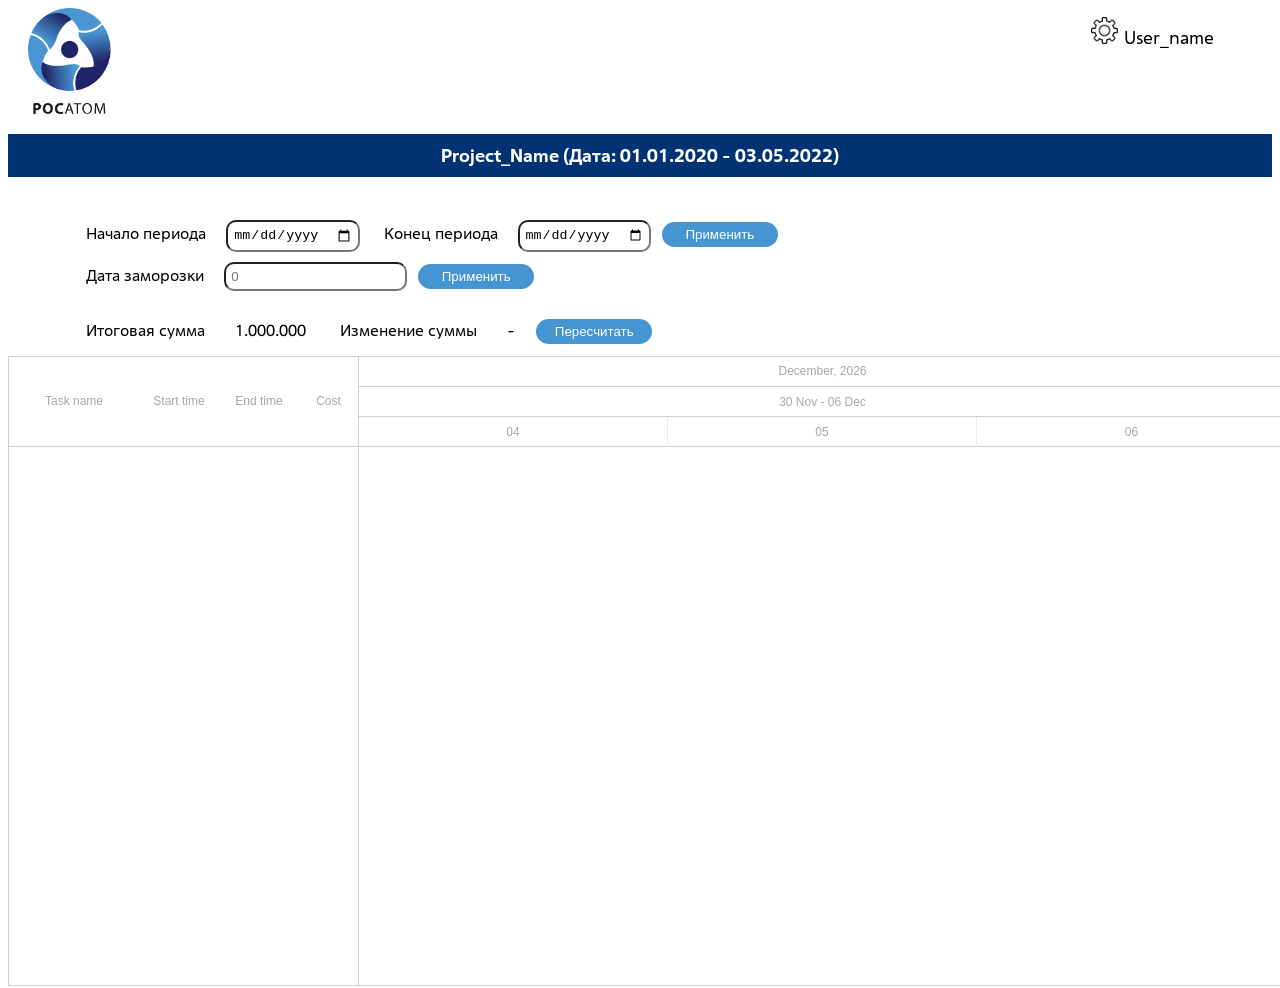
<file: index.html>
<html lang="ru">
<html>
<head>
	<meta charset="UTF-8">
	<!--<meta http-equiv="refresh" content="1;src='/page/projectList.html'/>-->
	<title>firstpage</title>
	
	<script type="text/javascript">
        window.location.href = "page/projectList.html"
    </script>
	<link rel="stylesheet" href="css/style.css" type="text/css">
</head>

<body>
</body>
</html>
</file>
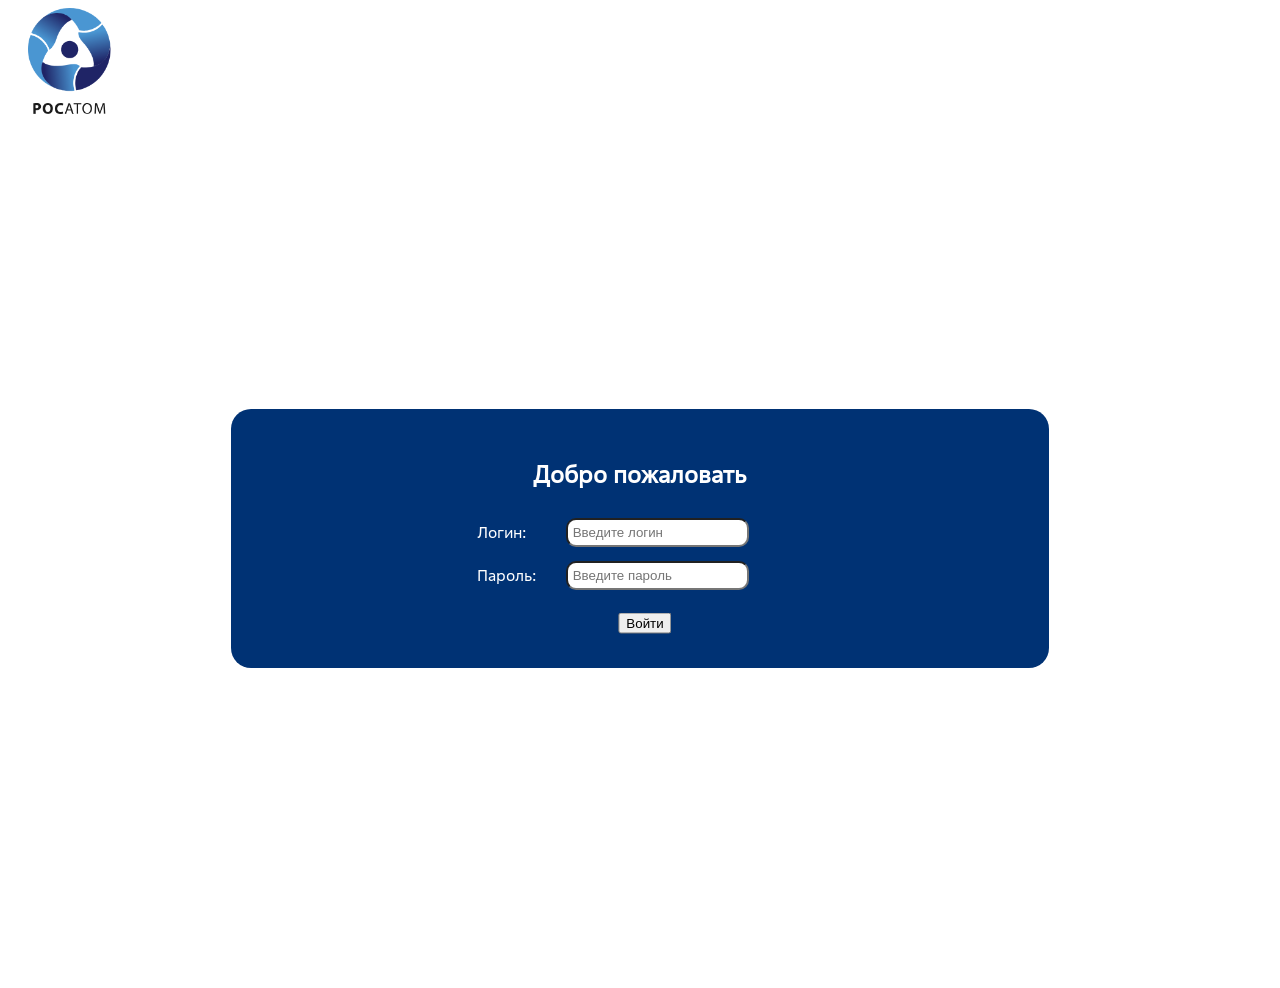
<file: page/autorization.html>
<html lang="ru">
<html>
<head>
	<meta charset="UTF-8">
	<title>Авторизация</title>
	<link rel="stylesheet" href="../css/style.css" type="text/css">
</head>

<body>
	<header>
		<div class="header_logo">
			<img src="../image/logo_rosatom.png">
		</div>
		<nav>
			<div class="topnav" id="myTopnav">
			
				<p id="sorry">User_name</p>
			</div>
		</nav>
	</header>
	
	<main>
		<div class="autorizField">
			<div class="form_log">
				<h2>Добро пожаловать</h2>
				<form name="login" onsubmit="return false;" method="post" action="#">
					<table id="log_table">
						<div class="inputs">
							<tr>
								<td id="text" width="20%"><p>Логин:</p></td>
								<td id="text" width="60%"><input type="text" name="userLogin" placeholder="Введите логин" value=""></td>
							</tr>
							
							<tr>
								<td id="text" width="20%"><p>Пароль:</p></td>
								<td id="password" width="60%"><input type="text" name="userNik" placeholder="Введите пароль" value=""></td>
								
							</tr>
						</div>
					</table>
					<input type="submit" id="logBut" name="butLog" value="Войти">
				</form>
			</div>
		</div>
	</main>
	
</body>
</html>
</file>
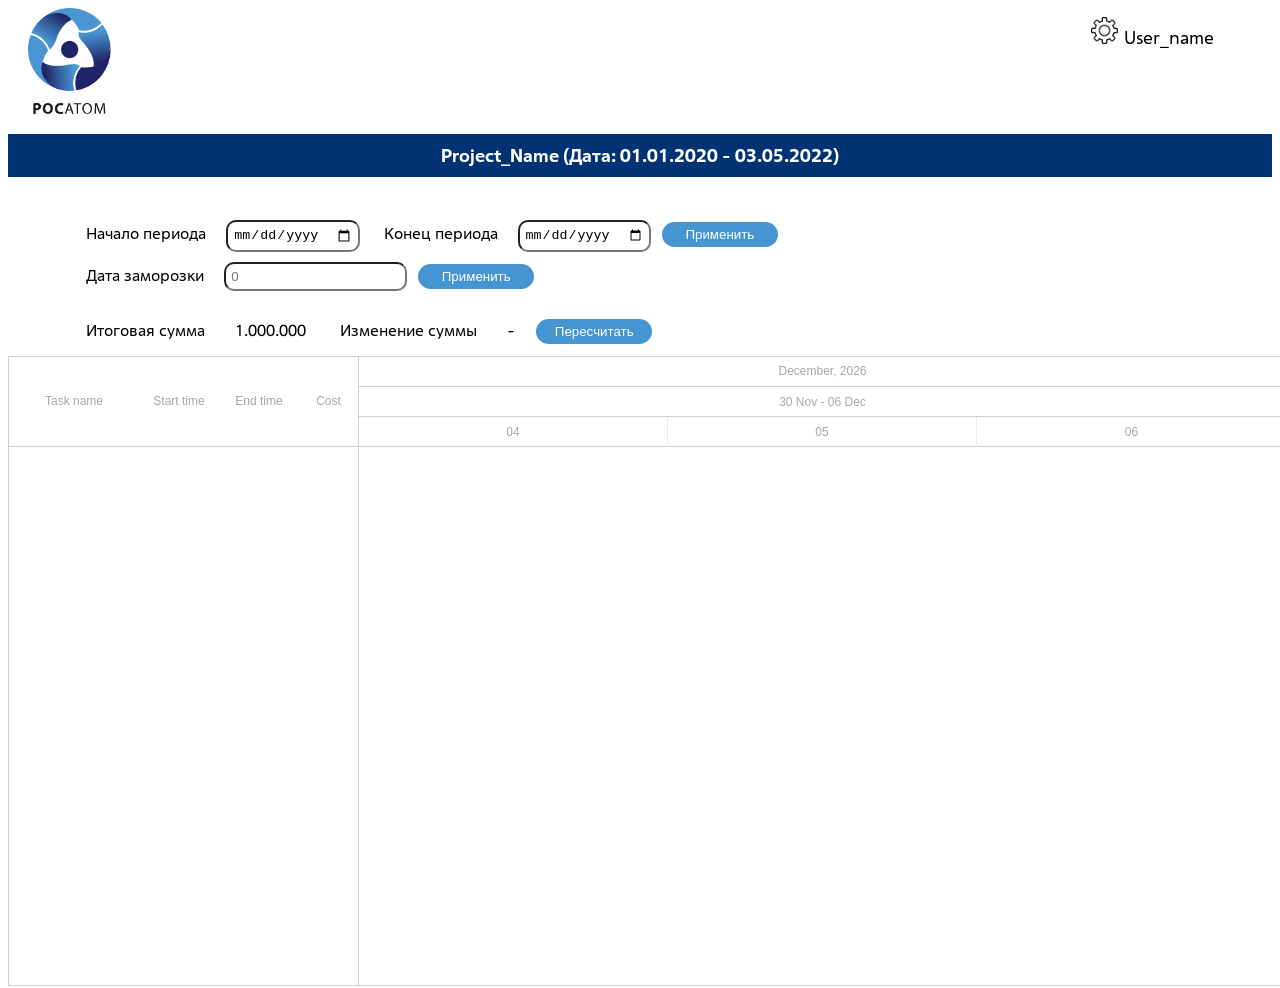
<file: page/projectList.html>
<html lang="ru">
<html>
<head>
	<meta charset="UTF-8">
	<title>Мои проекты</title>
	<link rel="stylesheet" href="../css/style.css" type="text/css">
	<script src="../Gantt/codebase/dhtmlxgantt.js"></script>
	<script src="https://ajax.googleapis.com/ajax/libs/jquery/2.1.3/jquery.min.js"></script>
    <link href="../Gantt/codebase/dhtmlxgantt.css" rel="stylesheet">
	<script src="https://ajax.googleapis.com/ajax/libs/jquery/2.1.3/jquery.min.js"></script>
</head>

<body>
	<header>
		<div class="header_logo">
			<img src="../image/logo_rosatom.png">
		</div>
		<nav>
			<div class="topnav" id="myTopnav">
				<a href="userSetting.html"><img src="../image/setting.png"></a>
				<p>User_name</p>
			</div>
		</nav>
	</header>
	
	<main>
		<p id="projectName">Project_Name (Дата: 01.01.2020 - 03.05.2022)</p>
		<div class="filter">
			<form name="chooseFilter1">
				<label>Начало периода</label><input type="date" id="start1" name="trip-start">
				<label>Конец периода</label><input type="date" id="end1" name="trip-end">
				<input type="button" id="filtBut1" name="butFilt" value="Применить">
			</form>
			<form name="chooseFilter2">
				<label>Дата заморозки</label><input type="text" value="" placeholder="0" id="freeze" name="FreezData">
				<input type="button" id="filtBut2" name="butFilt" value="Применить">
			</form><br>
			<form name="editSum">
				<label>Итоговая сумма</label><label name ="totCost">1.000.000</label>
				<label>Изменение суммы</label><label name ="editCost">-</label>
				<input type="button" id="cangeSum" name="butChange" value="Пересчитать">
			</form>
			<script>
				var today = new Date();
				var maxDate = new Date();
				var dd = today.getDate();
				var mm = today.getMonth()+1; //January is 0!
				var yyyy = today.getFullYear();
				 if(dd<10){
						dd='0'+dd
					} 
					if(mm<10){
						mm='0'+mm
					} 

				today = yyyy+'-'+mm+'-'+dd;
				maxDate = yyyy+2+'-'+mm+'-'+dd;
				document.getElementById("start").setAttribute("value", today);
				document.getElementById("end").setAttribute("value", maxDate);
			</script>
		</div>
		<div id="gantt_here" style='width:100vw; height:100vh;'></div>
    <script>
		//var dataToBack;
		$(document).ready(function() {
		        start = document.getElementById('start1').value
		        end = document.getElementById('end1').value
		        $.ajax({ 
		          url: "http://sovkov.net:8080/tasks/schedule",
		          dataType: "json",
		          method: "GET",
		          success: function(tasks) {
		            data = []
					links = []
					tasks = tasks.schedules
					for (i = 0; i < tasks.length; i++) {
						data.push({
							id: tasks[i].scheduleId, text: "<a href='projectPage.html?id=" + tasks[i].scheduleId + "'>Schedule #" + tasks[i].scheduleId + "</a>", start_date: tasks[i].startDate,
							end_date: tasks[i].endDate, Cost: tasks[i].durationCost,
							progress: 0, open: true
						})
						gantt.attachEvent("onTaskClick", function(id,e) {
        					window.location.href = "projectPage.html?id=" + id
        					return true;
						})
						//$('.linkToProj').append('<a href = "projectPage.html?id=' + tasks[i].scheduleId + '">Schedule #' + tasks[i].scheduleId + '</a><br>')
					}
					gantt.parse({ data, links});
		          }
		        });
			});
			
		$('#cangeSum').on("click", function() {
				gantt.serialize('json');
		        $.ajax({ 
		          url: "",
		          dataType: "json",
		          method: "GET",
		          success: function(data) {
		            console.log(data);
		          }
		        });
			});
			
		gantt.config.row_height = 25;
		gantt.plugins({
			undo: true
		});

		/*gantt.attachEvent("onAfterTaskUpdate", function(id,item){
			
		});
		gantt.attachEvent("onAfterTaskDrag", function(id, parent, tindex){
			// any custom logic here
		});*/
		
		gantt.config.columns =  [
		{name:"text",         label:"Task name",  		width:130, 	tree:true },
		{name:"start_date",   label:"Start time",   	width:80,	align:"center" },
		{name:"end_date",     label:"End time",   		width:80,	align:"center" },
		{name:"Cost",  		  label:"Cost",  			width:60, 	align:"center" },
		/*,
		{name:"add",          label:"",           		width:44 }*/
		];
		
		gantt.config.sort = true; 
		gantt.config.date_format = "%Y-%m-%d";
		gantt.init("gantt_here");
			
			gantt.config.scale_height = 90;
			var weekScaleTemplate = function (date) {
				var dateToStr = gantt.date.date_to_str("%d %M");
				var endDate = gantt.date.add(gantt.date.add(date, 1, "week"), -1, "day");
				return dateToStr(date) + " - " + dateToStr(endDate);
			};

			var daysStyle = function(date){
				if(date.getDay() === 0 || date.getDay() === 6){
					return "weekend";
				}
				return "";
			};

			gantt.config.scales = [
				{unit: "month", step: 1, format: "%F, %Y"},
				{unit: "week", step: 1, format: weekScaleTemplate},
				{unit: "day", step:1, format: "%d" }
			];
			
			gantt.templates.tooltip_text = function(start,end,task){
				return "<b>Task:</b> "+task.text+"<br/><b>Duration:</b> " + task.duration;
			};
			
			
			//gantt.load("data.json", "json")
			
			/*$(function () {
				$(".mygantt").dhx_gantt();

				$("#gantt1").dhx_gantt().parse({
					data: [
						{ id: 1, text: "Project #1", start_date: null, duration: null, parent:0, progress: 0, open: true },
						{ id: 2, text: "Task #1", start_date: "2020-10-02", ErlierPrice: 20, LaterPrice: 700, duration: 10, MinDuration: 5, DurationPrice:100, parent:1, progress: 1 },
						{ id: 3, text: "Task #2", start_date: "2020-10-09", ErlierPrice: 20, LaterPrice: 700, duration: 15, MinDuration: 5, DurationPrice:100, parent:1, progress: 0.5}
					],
					links: [
						{id: 1, source: 1, target: 2, type: "0"}
					]
				});
			}*/
			
		/*gantt.parse({
		  data: [
			{id: 1, text: "Schedule #1", start_date: '2020-08-01', end_date: '2020-08-03', Cost: 50, parent:0, progress: 0, open: false, readonly:true},
			{id: 2, text: "Schedule #2", start_date: '2020-08-03', end_date: '2020-08-06', Cost: 10, parent:0, progress: 0, open: false},
			{id: 3, text: "Schedule #3", start_date: '2020-08-06', end_date: '2020-08-07', Cost: 23, parent:0, progress: 0, open: false},
			{id: 4, text: "Schedule #4", start_date: '2020-08-07', end_date: '2020-08-15', Cost: 30, parent:0, progress: 0, open: false},
			{id: 5, text: "Schedule #5", start_date: '2020-08-09', end_date: '2020-08-13', Cost: 44, parent:0, progress: 0, open: false},
			{id: 6, text: "Schedule #6", start_date: '2020-08-13', end_date: '2020-08-16', Cost: 50, parent:0, progress: 0, open: true},
			{id: 7, text: "milestone",   start_date: "2020-08-17", end_date:null, 		   Cost:null, type: "milestone", parent:0, progress: 0}
			
		  ],
		  links:[
			{id:1, source:2, target:3, type:"0"},
			{id:2, source:3, target:4, type:"0"},
			{id:3, source:5, target:6, type:"0"},
			{id:4, source:6, target:7, type:"0"}
		  ]
		});*/
		
    </script>
	<div class="linkToProj">
			<!--	<a href = "projectPage.html">Schedule #1</a><br>
			<a href = "projectPage.html">Schedule #2</a><br>
			<a href = "projectPage.html">Schedule #3</a><br>
			<a href = "projectPage.html">Schedule #4</a><br>
			<a href = "projectPage.html">Schedule #5</a><br>
			<a href = "projectPage.html">Schedule #6</a><br>-->
		</div>
	</main>
</body>
</html>
</file>
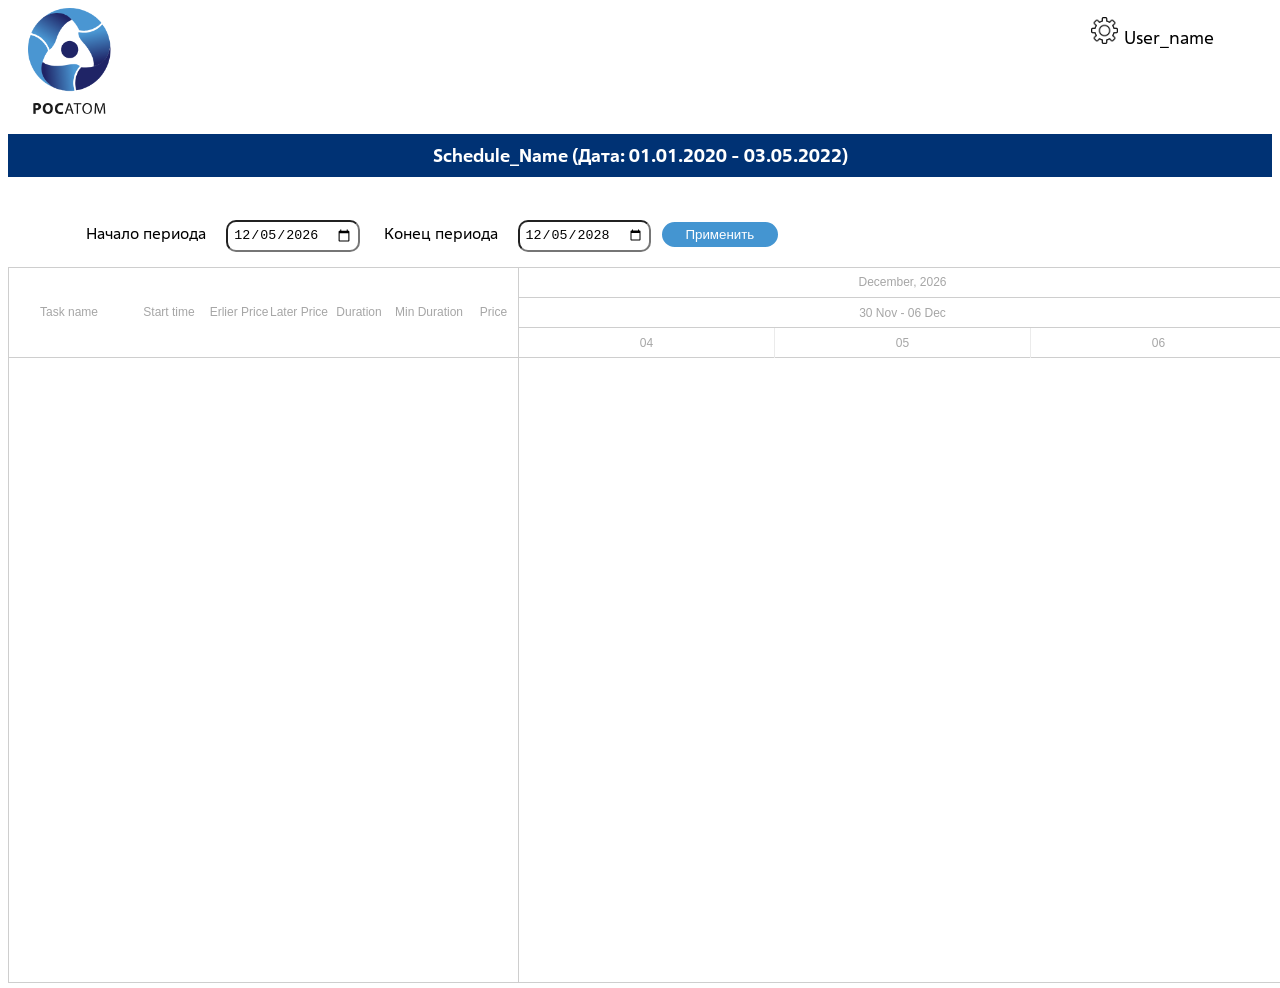
<file: page/projectPage.html>
<html lang="ru">
<html>
<head>
	<meta charset="UTF-8">
	<title>Project_name</title>
	<link rel="stylesheet" href="../css/style.css" type="text/css">
	<script src="../Gantt/codebase/dhtmlxgantt.js"></script>
	<script src="https://ajax.googleapis.com/ajax/libs/jquery/2.1.3/jquery.min.js"></script>
    <link href="../Gantt/codebase/dhtmlxgantt.css" rel="stylesheet">
	<script src="https://ajax.googleapis.com/ajax/libs/jquery/3.5.1/jquery.min.js"></script>
</head>

<body>
	<header>
	
		<div class="header_logo">
			<img src="../image/logo_rosatom.png">
		</div>
		<nav>
			<div class="topnav" id="myTopnav">
				<a href="userSetting.html"><img src="../image/setting.png"></a>
				<p>User_name</p>
			</div>
		</nav>
	</header>
	<main>
		<p id="projectName">Schedule_Name (Дата: 01.01.2020 - 03.05.2022)</p>
		<div class="filter">
			<form name="chooseFilter">
				<label>Начало периода</label><input type="date" id="start" name="trip-start" value="">
				<label>Конец периода</label><input type="date" id="end" name="trip-end" value="">
				<input type="button" id="filtBut" name="butFilt" value="Применить">
			</form>
			<script>
				var today = new Date();
				var maxDate = new Date();
				var dd = today.getDate();
				var mm = today.getMonth()+1; //January is 0!
				var yyyy = today.getFullYear();
				 if(dd<10){
						dd='0'+dd
					} 
					if(mm<10){
						mm='0'+mm
					} 

				today = yyyy+'-'+mm+'-'+dd;
				maxDate = yyyy+2+'-'+mm+'-'+dd;
				document.getElementById("start").setAttribute("value", today);
				document.getElementById("end").setAttribute("value", maxDate);
			</script>
		</div>
		<div id="gantt_here" style='width:100vw; height:100vh;'></div>
		<script>
			
			gantt.config.row_height = 25;
			
			var editors = {
			duration: { type: "number", map_to: "duration" },
			};
			
			gantt.config.columns =  [
			{name:"text",         label:"Task name",  		width:120, 	tree:true },
			{name:"start_date",   label:"Start time",   	width:80,	align:"center" },
			{name:"ErlierPrice",  label:"Erlier Price",  	width:60, 	align:"center" },
			{name:"LaterPrice",   label:"Later Price",  	width:60, 	align:"center" },
			{name:"duration",     label:"Duration",  		width:60, 	align:"center", editor: editors.duration },
			{name:"MinDuration",  label:"Min Duration",  	width:80, 	align:"center" },
			{name:"DurationPrice",label:"Price",  			width:50,	align:"center" }//,
			//{name:"add",          label:"",           		width:44 }
			];
			gantt.config.sort = true; 
			gantt.config.date_format = "%Y-%m-%d";
			gantt.init("gantt_here");
			
			gantt.config.scale_height = 90;
			var weekScaleTemplate = function (date) {
				var dateToStr = gantt.date.date_to_str("%d %M");
				var endDate = gantt.date.add(gantt.date.add(date, 1, "week"), -1, "day");
				return dateToStr(date) + " - " + dateToStr(endDate);
			};
      
			var daysStyle = function(date){
				if(date.getDay() === 0 || date.getDay() === 6){
					return "weekend";
				}
				return "";
			};

			gantt.config.scales = [
				{unit: "month", step: 1, format: "%F, %Y"},
				{unit: "week", step: 1, format: weekScaleTemplate},
				{unit: "day", step:1, format: "%d" }
			];
			
			gantt.templates.tooltip_text = function(start,end,task){
				return "<b>Task:</b> "+task.text+"<br/><b>Duration:</b> " + task.duration;
			};

			$(document).ready(function() {
		        start = document.getElementById('start').value
		        end = document.getElementById('end').value
				
				id = window.location.search.match(new RegExp('id' + '=([^&=]+)'))[1];
		        $.ajax({ 
		          url: "http://sovkov.net:8080/tasks/schedule/" + id + "/period?startDate=" + start + "&endDate=" + end,
		          dataType: "json",
		          method: "GET",
		          success: function(tasks) {
		            data = []
					links = []
					tasks = tasks.tasks
					for (i = 0; i < tasks.length; i++) {
						data.push({
							id: tasks[i].id, text: tasks[i].name, start_date: tasks[i].startDate, duration: tasks[i].duration,
							ErlierPrice: tasks[i].shiftEarlierPrice, LaterPrice: tasks[i].shiftLaterPrice, MinDuration: tasks[i].minDuration,
							DurationPrice:tasks[i].reduceDurationPrice, progress: 0, open: true
						})
						
						for (j = 0; j < tasks[i].children.length; j++) {
							links.push({
								id: j + i, source:tasks[i].id, target:tasks[i].children[j], type:"0"
							})
						}
					}
					gantt.parse({ data, links});
		          }
		        });
		      });
			  
			  $('#filtBut').on("click", function() {
				start = document.getElementById('start').value
		        end = document.getElementById('end').value
				id = window.location.search.match(new RegExp('id' + '=([^&=]+)'))[1];
		        $.ajax({ 
		          url: "http://sovkov.net:8080/tasks/schedule/" + id + "/period?startDate=" + start + "&endDate=" + end,
		          dataType: "json",
		          method: "GET",
		          success: function(tasks) {
		            data = []
					links = []
					tasks = tasks.tasks
					for (i = 0; i < tasks.length; i++) {
						data.push({
							id: tasks[i].id, text: tasks[i].name, start_date: tasks[i].startDate, duration: tasks[i].duration,
							ErlierPrice: tasks[i].shiftEarlierPrice, LaterPrice: tasks[i].shiftLaterPrice, MinDuration: tasks[i].minDuration,
							DurationPrice:tasks[i].reduceDurationPrice, progress: 0, open: true
						})
						
						for (j = 0; j < tasks[i].children.length; j++) {
							links.push({
								id: j + i, source:tasks[i].id, target: tasks[i].children[j], type:"0"
							})
						}
					}
					gantt.parse({ data, links});
		          }
					});
				});
			
		</script>
	</main>

</body>
</html>
</file>
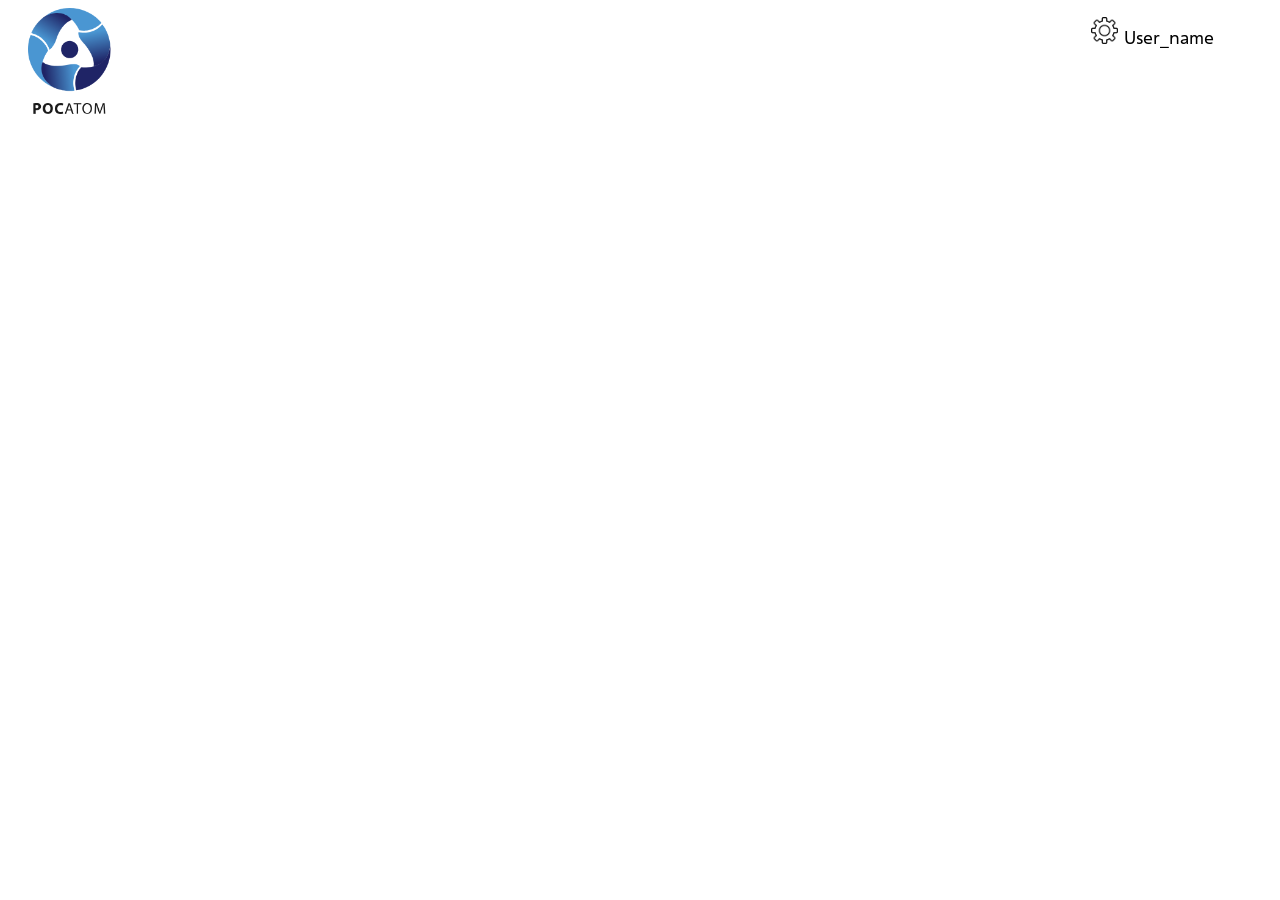
<file: page/projectSetting.html>
<html lang="ru">
<html>
<head>
	<meta charset="UTF-8">
	<title>Настройки проекта</title>
	<link rel="stylesheet" href="../css/style.css" type="text/css">
</head>

<body>
 	<header>
		<div class="header_logo">
			<img src="../image/logo_rosatom.png">
		</div>
		<nav>
			<div class="topnav" id="myTopnav">
				<a href="userSetting.html"><img src="../image/setting.png"></a>
				<p>User_name</p>
			</div>
		</nav>
	</header>
</body>
</html>
</file>
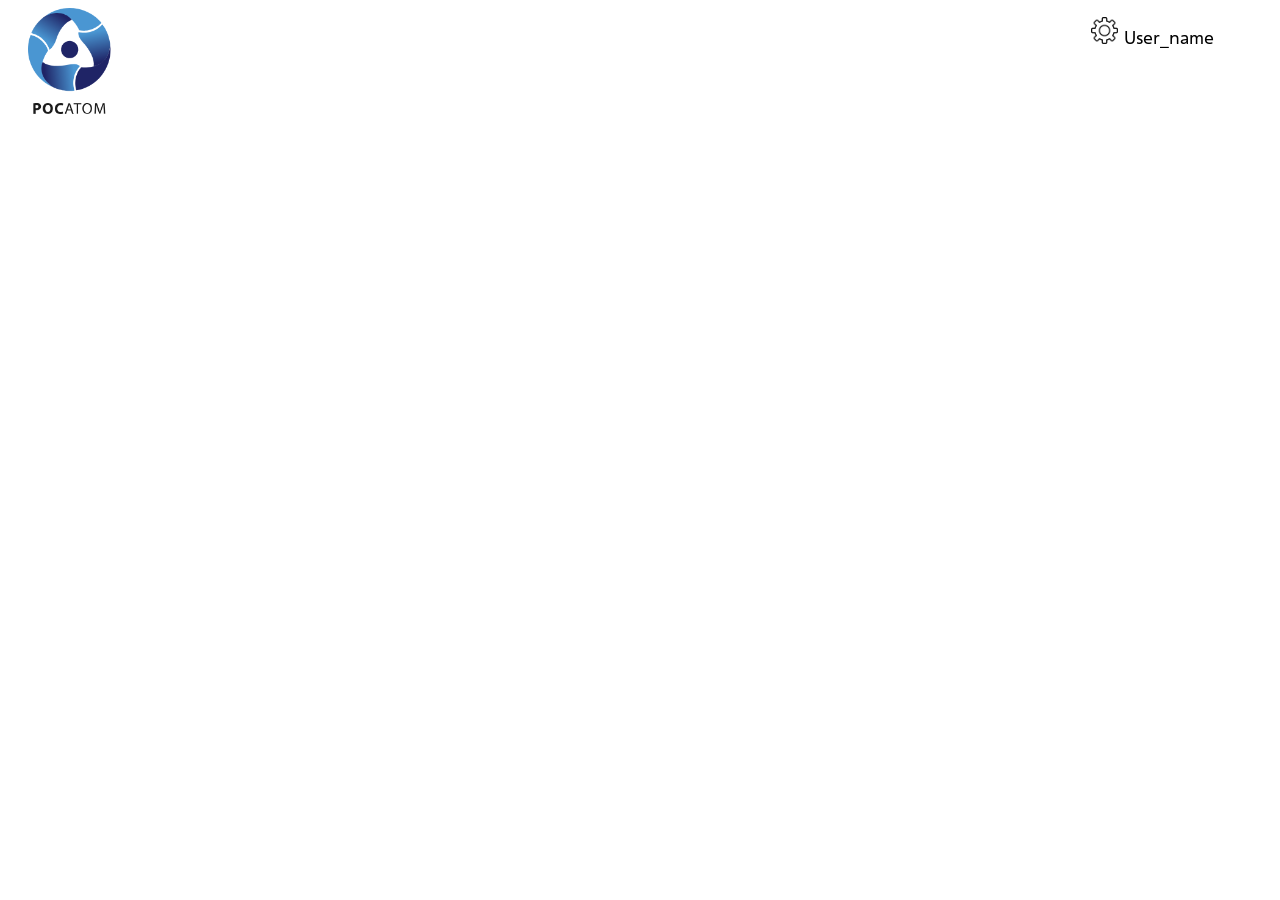
<file: page/userSetting.html>
<html lang="ru">
<html>
<head>
	<meta charset="UTF-8">
	<title>Настройки</title>
	<link rel="stylesheet" href="../css/style.css" type="text/css">
</head>

<body>
	<header>
		<div class="header_logo">
			<img src="../image/logo_rosatom.png">
		</div>
		<nav>
			<div class="topnav" id="myTopnav">
				<a href="userSetting.html"><img src="../image/setting.png"></a>
				<p>User_name</p>
			</div>
		</nav>
	</header>
</body>
</html>
</file>
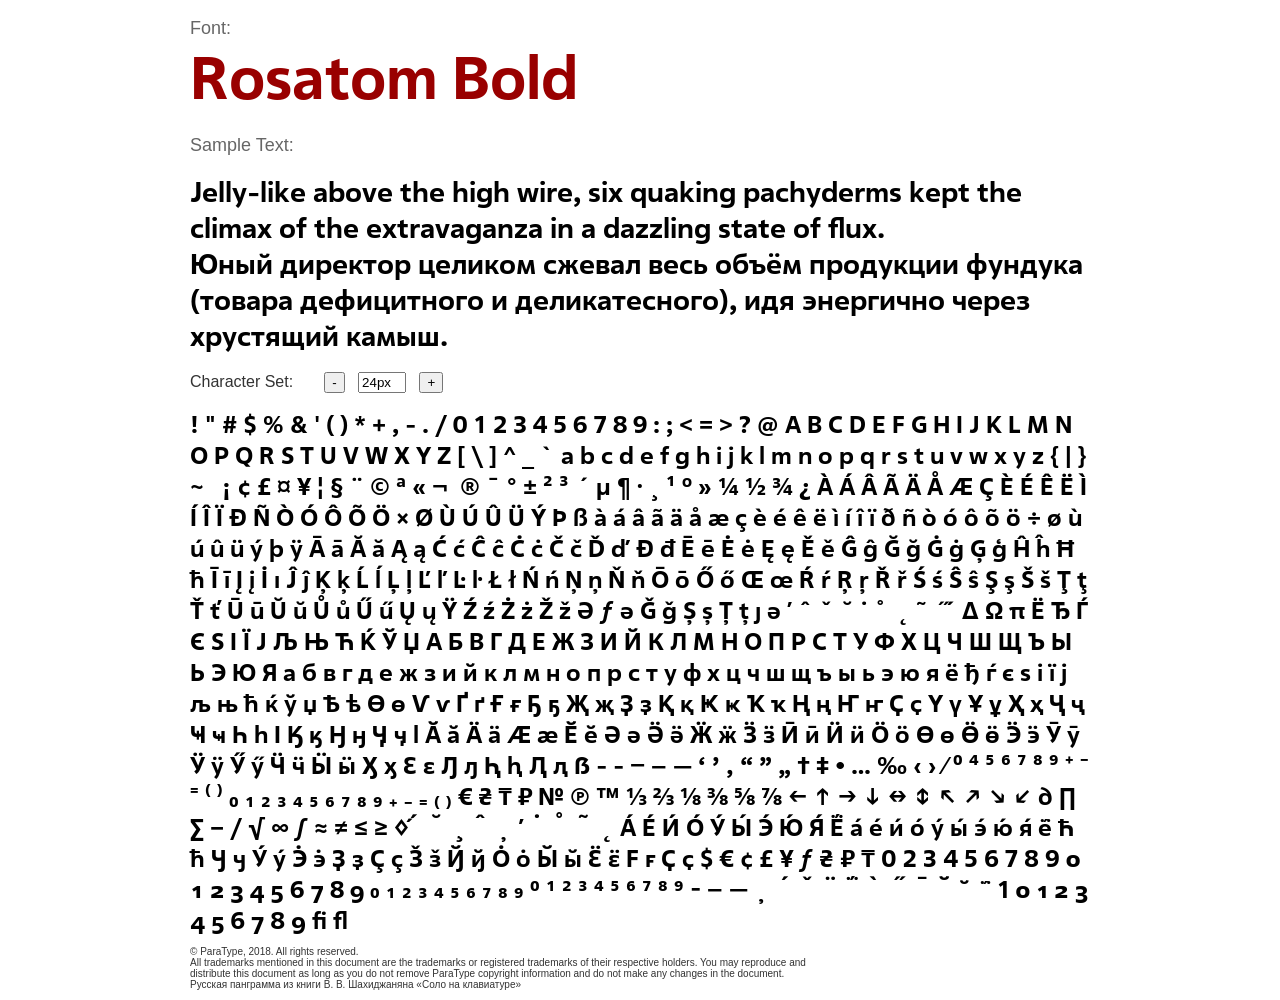
<file: fonts/Rosatom-Bold_W/Rosatom-Bold_demo.html>
<!DOCTYPE html PUBLIC "-//W3C//DTD XHTML 1.0 Strict//EN"
	"http://www.w3.org/TR/xhtml1/DTD/xhtml1-strict.dtd">

<html xmlns="http://www.w3.org/1999/xhtml" xml:lang="en" lang="en">
<head>
	<meta http-equiv="Content-Type" content="text/html; charset=1252"/>

<!--
These webfonts were purchased at www.ParaType.com
You can purchase them too. Please don't steal them.

Please don't remove this notice. Thanks.
-->	
	<title>Font Face Demo</title>
	<link rel="stylesheet" href="Rosatom-Bold_stylesheet.css" type="text/css" charset="utf-8">
	<style type="text/css" media="screen">
		body {font-family: Helvetica, Arial, sans-serif; color:#333333;}
		.RosatomWebBold {
			font-family: 'RosatomWebBold';
			font-weight: normal;
			font-style: normal;
			color:#000000;
		}

		.caption {
			font-size: 18px;
			color:#666666;
		}
		.FontName {
			font-size: 60px;
		}
		.CopyrightFont {
			font-size: 10px;
		}
		#container {
			width: 900px;
			margin-left: auto;
			margin-right: auto;
			overflow: none;
		}
		.samplebox {
			white-space:wrap;
			margin-top:10px;
			margin-bottom: 0px;
		}
	</style>
<script type="text/javascript">
	fsize = 24

function less()
{
	if (fsize > 2) {	
		fsize = fsize-1;
		p = document.getElementById('sample');
		p.style.fontSize = fsize + "px";
		document.getElementById('stext').value = fsize + "px";
	}
}	

function more()
{
	if (fsize < 100) {	
		fsize = fsize+1;
		setSize ()
	}
}	

function setSize ()
{
	p = document.getElementById('sample');
	p.style.fontSize = fsize + "px";
	document.getElementById('stext').value = fsize + "px";
}

function changeFSize()
{
	tsize = document.getElementById('stext').value;
	fsize = parseInt (tsize);
	setSize ();
	return false;
}
</script>	
</head>
<body>
	<div id="container">
<p class="caption">
Font: <br>

<span class="RosatomWebBold samplebox" style="font-size:60px; color:#990000">
Rosatom Bold</span></p>

<p class="caption">
Sample Text:</p>
<p class="RosatomWebBold samplebox" style="font-size:28px">
Jelly-like above the high wire, six quaking pachyderms kept the climax of the extravaganza in a dazzling state of flux.<br>&#1070;&#1085;&#1099;&#1081; &#1076;&#1080;&#1088;&#1077;&#1082;&#1090;&#1086;&#1088; &#1094;&#1077;&#1083;&#1080;&#1082;&#1086;&#1084; &#1089;&#1078;&#1077;&#1074;&#1072;&#1083; &#1074;&#1077;&#1089;&#1100; &#1086;&#1073;&#1098;&#1105;&#1084; &#1087;&#1088;&#1086;&#1076;&#1091;&#1082;&#1094;&#1080;&#1080; &#1092;&#1091;&#1085;&#1076;&#1091;&#1082;&#1072; (&#1090;&#1086;&#1074;&#1072;&#1088;&#1072;   &#1076;&#1077;&#1092;&#1080;&#1094;&#1080;&#1090;&#1085;&#1086;&#1075;&#1086; &#1080;&#160;&#1076;&#1077;&#1083;&#1080;&#1082;&#1072;&#1090;&#1077;&#1089;&#1085;&#1086;&#1075;&#1086;), &#1080;&#1076;&#1103; &#1101;&#1085;&#1077;&#1088;&#1075;&#1080;&#1095;&#1085;&#1086; &#1095;&#1077;&#1088;&#1077;&#1079; &#1093;&#1088;&#1091;&#1089;&#1090;&#1103;&#1097;&#1080;&#1081; &#1082;&#1072;&#1084;&#1099;&#1096;.</p>

<p class="caption">
<form onsubmit="return changeFSize();">
Character Set: &nbsp;&nbsp;&nbsp;&nbsp;&nbsp; <input type="button" value="-" onClick="less()"> &nbsp;&nbsp;<input id="stext" type="text" value="24px" style="width:40px"> &nbsp;&nbsp;<input type="button" value="+" onClick="more()"></p>
</form>
<p id="sample" class="RosatomWebBold samplebox" style="font-size:24px;">
&#33; &#34; &#35; &#36; &#37; &#38; &#39; &#40; &#41; &#42; &#43; &#44; &#45; &#46; &#47; &#48; &#49; &#50; &#51; &#52; &#53; &#54; &#55; &#56; &#57; &#58; &#59; &#60; &#61; &#62; &#63; &#64; &#65; &#66; &#67; &#68; &#69; &#70; &#71; &#72; &#73; &#74; &#75; &#76; &#77; &#78; &#79; &#80; &#81; &#82; &#83; &#84; &#85; &#86; &#87; &#88; &#89; &#90; &#91; &#92; &#93; &#94; &#95; &#96; &#97; &#98; &#99; &#100; &#101; &#102; &#103; &#104; &#105; &#106; &#107; &#108; &#109; &#110; &#111; &#112; &#113; &#114; &#115; &#116; &#117; &#118; &#119; &#120; &#121; &#122; &#123; &#124; &#125; &#126; &#160; &#161; &#162; &#163; &#164; &#165; &#166; &#167; &#168; &#169; &#170; &#171; &#172; &#173; &#174; &#175; &#176; &#177; &#178; &#179; &#180; &#181; &#182; &#183; &#184; &#185; &#186; &#187; &#188; &#189; &#190; &#191; &#192; &#193; &#194; &#195; &#196; &#197; &#198; &#199; &#200; &#201; &#202; &#203; &#204; &#205; &#206; &#207; &#208; &#209; &#210; &#211; &#212; &#213; &#214; &#215; &#216; &#217; &#218; &#219; &#220; &#221; &#222; &#223; &#224; &#225; &#226; &#227; &#228; &#229; &#230; &#231; &#232; &#233; &#234; &#235; &#236; &#237; &#238; &#239; &#240; &#241; &#242; &#243; &#244; &#245; &#246; &#247; &#248; &#249; &#250; &#251; &#252; &#253; &#254; &#255; &#256; &#257; &#258; &#259; &#260; &#261; &#262; &#263; &#264; &#265; &#266; &#267; &#268; &#269; &#270; &#271; &#272; &#273; &#274; &#275; &#278; &#279; &#280; &#281; &#282; &#283; &#284; &#285; &#286; &#287; &#288; &#289; &#290; &#291; &#292; &#293; &#294; &#295; &#298; &#299; &#302; &#303; &#304; &#305; &#308; &#309; &#310; &#311; &#313; &#314; &#315; &#316; &#317; &#318; &#319; &#320; &#321; &#322; &#323; &#324; &#325; &#326; &#327; &#328; &#332; &#333; &#336; &#337; &#338; &#339; &#340; &#341; &#342; &#343; &#344; &#345; &#346; &#347; &#348; &#349; &#350; &#351; &#352; &#353; &#354; &#355; &#356; &#357; &#362; &#363; &#364; &#365; &#366; &#367; &#368; &#369; &#370; &#371; &#376; &#377; &#378; &#379; &#380; &#381; &#382; &#399; &#402; &#477; &#486; &#487; &#536; &#537; &#538; &#539; &#567; &#601; &#700; &#710; &#711; &#728; &#729; &#730; &#731; &#732; &#733; &#769; &#916; &#937; &#960; &#1025; &#1026; &#1027; &#1028; &#1029; &#1030; &#1031; &#1032; &#1033; &#1034; &#1035; &#1036; &#1038; &#1039; &#1040; &#1041; &#1042; &#1043; &#1044; &#1045; &#1046; &#1047; &#1048; &#1049; &#1050; &#1051; &#1052; &#1053; &#1054; &#1055; &#1056; &#1057; &#1058; &#1059; &#1060; &#1061; &#1062; &#1063; &#1064; &#1065; &#1066; &#1067; &#1068; &#1069; &#1070; &#1071; &#1072; &#1073; &#1074; &#1075; &#1076; &#1077; &#1078; &#1079; &#1080; &#1081; &#1082; &#1083; &#1084; &#1085; &#1086; &#1087; &#1088; &#1089; &#1090; &#1091; &#1092; &#1093; &#1094; &#1095; &#1096; &#1097; &#1098; &#1099; &#1100; &#1101; &#1102; &#1103; &#1105; &#1106; &#1107; &#1108; &#1109; &#1110; &#1111; &#1112; &#1113; &#1114; &#1115; &#1116; &#1118; &#1119; &#1122; &#1123; &#1138; &#1139; &#1140; &#1141; &#1168; &#1169; &#1170; &#1171; &#1172; &#1173; &#1174; &#1175; &#1176; &#1177; &#1178; &#1179; &#1180; &#1181; &#1184; &#1185; &#1186; &#1187; &#1188; &#1189; &#1194; &#1195; &#1198; &#1199; &#1200; &#1201; &#1202; &#1203; &#1206; &#1207; &#1208; &#1209; &#1210; &#1211; &#1216; &#1219; &#1220; &#1223; &#1224; &#1227; &#1228; &#1231; &#1232; &#1233; &#1234; &#1235; &#1236; &#1237; &#1238; &#1239; &#1240; &#1241; &#1242; &#1243; &#1244; &#1245; &#1246; &#1247; &#1250; &#1251; &#1252; &#1253; &#1254; &#1255; &#1256; &#1257; &#1258; &#1259; &#1260; &#1261; &#1262; &#1263; &#1264; &#1265; &#1266; &#1267; &#1268; &#1269; &#1272; &#1273; &#1276; &#1277; &#1296; &#1297; &#1298; &#1299; &#1318; &#1319; &#1326; &#1327; &#7838; &#8208; &#8209; &#8210; &#8211; &#8212; &#8216; &#8217; &#8218; &#8220; &#8221; &#8222; &#8224; &#8225; &#8226; &#8230; &#8240; &#8249; &#8250; &#8260; &#8304; &#8308; &#8309; &#8310; &#8311; &#8312; &#8313; &#8314; &#8315; &#8316; &#8317; &#8318; &#8320; &#8321; &#8322; &#8323; &#8324; &#8325; &#8326; &#8327; &#8328; &#8329; &#8330; &#8331; &#8332; &#8333; &#8334; &#8364; &#8372; &#8376; &#8381; &#8470; &#8471; &#8482; &#8531; &#8532; &#8539; &#8540; &#8541; &#8542; &#8592; &#8593; &#8594; &#8595; &#8596; &#8597; &#8598; &#8599; &#8600; &#8601; &#8706; &#8719; &#8721; &#8722; &#8725; &#8730; &#8734; &#8747; &#8776; &#8800; &#8804; &#8805; &#9674; &#62464; &#62465; &#62470; &#62471; &#62472; &#62473; &#62474; &#62475; &#62476; &#62477; &#62478; &#62560; &#62561; &#62562; &#62563; &#62564; &#62565; &#62566; &#62567; &#62568; &#62569; &#62570; &#62571; &#62572; &#62573; &#62574; &#62575; &#62576; &#62577; &#62578; &#62579; &#62622; &#62623; &#62662; &#62663; &#62668; &#62669; &#62678; &#62679; &#62730; &#62731; &#62732; &#62733; &#62742; &#62743; &#62770; &#62771; &#62772; &#62773; &#62774; &#62775; &#62776; &#62777; &#62780; &#62781; &#62782; &#62783; &#62965; &#62966; &#62967; &#62968; &#62969; &#62970; &#62971; &#62972; &#62973; &#63033; &#63034; &#63035; &#63036; &#63037; &#63038; &#63039; &#63040; &#63041; &#63043; &#63044; &#63045; &#63046; &#63047; &#63048; &#63049; &#63050; &#63051; &#63052; &#63061; &#63062; &#63063; &#63064; &#63065; &#63066; &#63067; &#63068; &#63069; &#63070; &#63073; &#63074; &#63075; &#63076; &#63077; &#63078; &#63079; &#63080; &#63081; &#63082; &#63162; &#63163; &#63164; &#63171; &#63177; &#63178; &#63179; &#63180; &#63182; &#63183; &#63184; &#63185; &#63188; &#63191; &#63196; &#63280; &#63281; &#63282; &#63283; &#63284; &#63285; &#63286; &#63287; &#63288; &#63289; &#64257; &#64258; </p>

<p class="CopyrightFont">
&#169; ParaType, 2018. All rights reserved.<br>All trademarks mentioned in this document are the trademarks or registered trademarks of their respective holders. You may reproduce and<br>distribute this document as long as you do not remove ParaType copyright information and do not make any changes in the document.<br>&#1056;&#1091;&#1089;&#1089;&#1082;&#1072;&#1103; &#1087;&#1072;&#1085;&#1075;&#1088;&#1072;&#1084;&#1084;&#1072; &#1080;&#1079; &#1082;&#1085;&#1080;&#1075;&#1080; &#1042;.&#160;&#1042;.&#160;&#1064;&#1072;&#1093;&#1080;&#1076;&#1078;&#1072;&#1085;&#1103;&#1085;&#1072; &#171;&#1057;&#1086;&#1083;&#1086; &#1085;&#1072;&#160;&#1082;&#1083;&#1072;&#1074;&#1080;&#1072;&#1090;&#1091;&#1088;&#1077;&#187;</p>	</div>

</body>
</html>
</file>
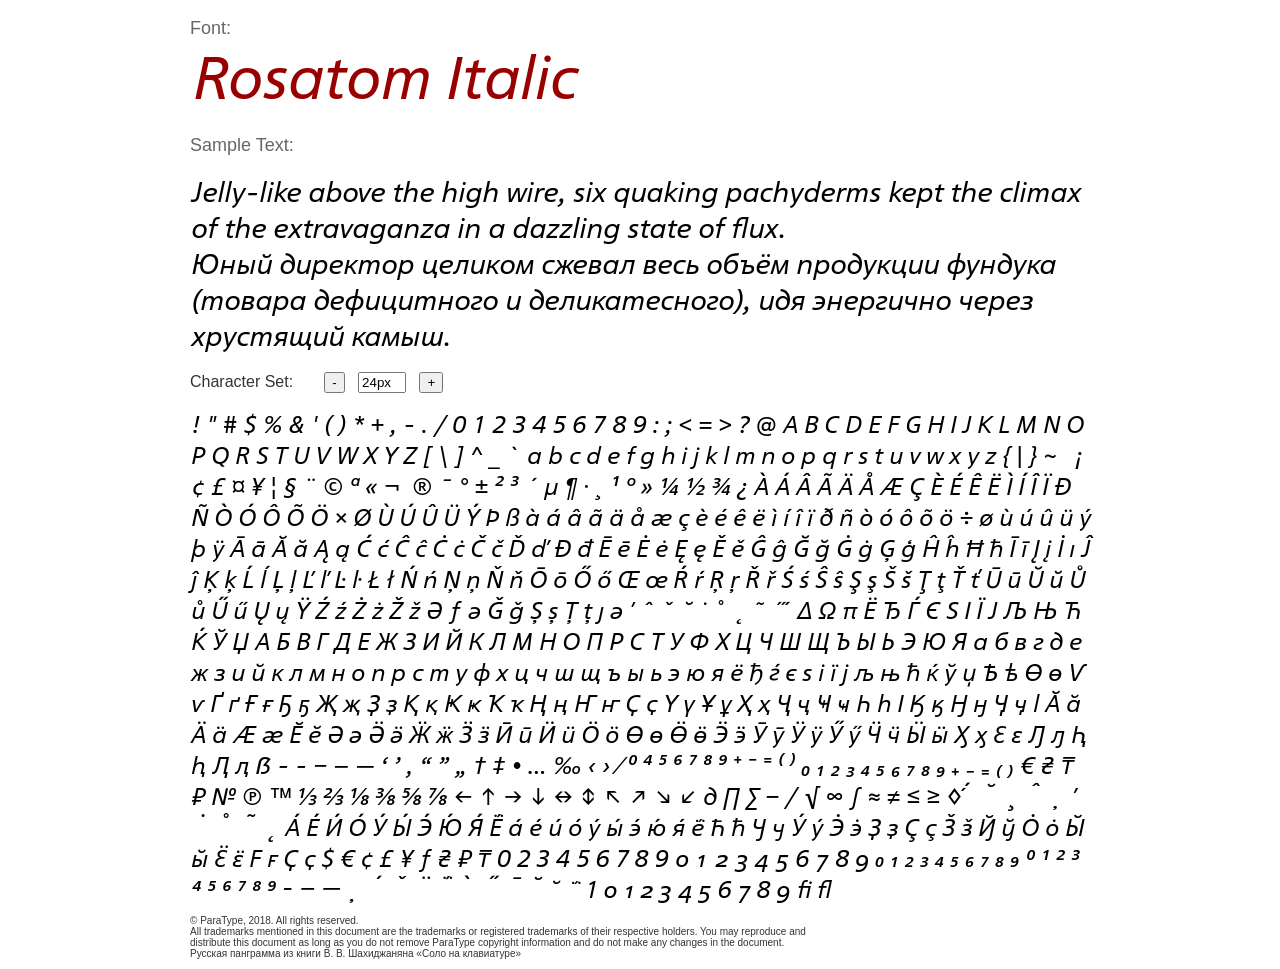
<file: fonts/Rosatom-Italic_W/Rosatom-Italic_demo.html>
<!DOCTYPE html PUBLIC "-//W3C//DTD XHTML 1.0 Strict//EN"
	"http://www.w3.org/TR/xhtml1/DTD/xhtml1-strict.dtd">

<html xmlns="http://www.w3.org/1999/xhtml" xml:lang="en" lang="en">
<head>
	<meta http-equiv="Content-Type" content="text/html; charset=1252"/>

<!--
These webfonts were purchased at www.ParaType.com
You can purchase them too. Please don't steal them.

Please don't remove this notice. Thanks.
-->	
	<title>Font Face Demo</title>
	<link rel="stylesheet" href="Rosatom-Italic_stylesheet.css" type="text/css" charset="utf-8">
	<style type="text/css" media="screen">
		body {font-family: Helvetica, Arial, sans-serif; color:#333333;}
		.RosatomWebItalic {
			font-family: 'RosatomWebItalic';
			font-weight: normal;
			font-style: normal;
			color:#000000;
		}

		.caption {
			font-size: 18px;
			color:#666666;
		}
		.FontName {
			font-size: 60px;
		}
		.CopyrightFont {
			font-size: 10px;
		}
		#container {
			width: 900px;
			margin-left: auto;
			margin-right: auto;
			overflow: none;
		}
		.samplebox {
			white-space:wrap;
			margin-top:10px;
			margin-bottom: 0px;
		}
	</style>
<script type="text/javascript">
	fsize = 24

function less()
{
	if (fsize > 2) {	
		fsize = fsize-1;
		p = document.getElementById('sample');
		p.style.fontSize = fsize + "px";
		document.getElementById('stext').value = fsize + "px";
	}
}	

function more()
{
	if (fsize < 100) {	
		fsize = fsize+1;
		setSize ()
	}
}	

function setSize ()
{
	p = document.getElementById('sample');
	p.style.fontSize = fsize + "px";
	document.getElementById('stext').value = fsize + "px";
}

function changeFSize()
{
	tsize = document.getElementById('stext').value;
	fsize = parseInt (tsize);
	setSize ();
	return false;
}
</script>	
</head>
<body>
	<div id="container">
<p class="caption">
Font: <br>

<span class="RosatomWebItalic samplebox" style="font-size:60px; color:#990000">
Rosatom Italic</span></p>

<p class="caption">
Sample Text:</p>
<p class="RosatomWebItalic samplebox" style="font-size:28px">
Jelly-like above the high wire, six quaking pachyderms kept the climax of the extravaganza in a dazzling state of flux.<br>&#1070;&#1085;&#1099;&#1081; &#1076;&#1080;&#1088;&#1077;&#1082;&#1090;&#1086;&#1088; &#1094;&#1077;&#1083;&#1080;&#1082;&#1086;&#1084; &#1089;&#1078;&#1077;&#1074;&#1072;&#1083; &#1074;&#1077;&#1089;&#1100; &#1086;&#1073;&#1098;&#1105;&#1084; &#1087;&#1088;&#1086;&#1076;&#1091;&#1082;&#1094;&#1080;&#1080; &#1092;&#1091;&#1085;&#1076;&#1091;&#1082;&#1072; (&#1090;&#1086;&#1074;&#1072;&#1088;&#1072;   &#1076;&#1077;&#1092;&#1080;&#1094;&#1080;&#1090;&#1085;&#1086;&#1075;&#1086; &#1080;&#160;&#1076;&#1077;&#1083;&#1080;&#1082;&#1072;&#1090;&#1077;&#1089;&#1085;&#1086;&#1075;&#1086;), &#1080;&#1076;&#1103; &#1101;&#1085;&#1077;&#1088;&#1075;&#1080;&#1095;&#1085;&#1086; &#1095;&#1077;&#1088;&#1077;&#1079; &#1093;&#1088;&#1091;&#1089;&#1090;&#1103;&#1097;&#1080;&#1081; &#1082;&#1072;&#1084;&#1099;&#1096;.</p>

<p class="caption">
<form onsubmit="return changeFSize();">
Character Set: &nbsp;&nbsp;&nbsp;&nbsp;&nbsp; <input type="button" value="-" onClick="less()"> &nbsp;&nbsp;<input id="stext" type="text" value="24px" style="width:40px"> &nbsp;&nbsp;<input type="button" value="+" onClick="more()"></p>
</form>
<p id="sample" class="RosatomWebItalic samplebox" style="font-size:24px;">
&#33; &#34; &#35; &#36; &#37; &#38; &#39; &#40; &#41; &#42; &#43; &#44; &#45; &#46; &#47; &#48; &#49; &#50; &#51; &#52; &#53; &#54; &#55; &#56; &#57; &#58; &#59; &#60; &#61; &#62; &#63; &#64; &#65; &#66; &#67; &#68; &#69; &#70; &#71; &#72; &#73; &#74; &#75; &#76; &#77; &#78; &#79; &#80; &#81; &#82; &#83; &#84; &#85; &#86; &#87; &#88; &#89; &#90; &#91; &#92; &#93; &#94; &#95; &#96; &#97; &#98; &#99; &#100; &#101; &#102; &#103; &#104; &#105; &#106; &#107; &#108; &#109; &#110; &#111; &#112; &#113; &#114; &#115; &#116; &#117; &#118; &#119; &#120; &#121; &#122; &#123; &#124; &#125; &#126; &#160; &#161; &#162; &#163; &#164; &#165; &#166; &#167; &#168; &#169; &#170; &#171; &#172; &#173; &#174; &#175; &#176; &#177; &#178; &#179; &#180; &#181; &#182; &#183; &#184; &#185; &#186; &#187; &#188; &#189; &#190; &#191; &#192; &#193; &#194; &#195; &#196; &#197; &#198; &#199; &#200; &#201; &#202; &#203; &#204; &#205; &#206; &#207; &#208; &#209; &#210; &#211; &#212; &#213; &#214; &#215; &#216; &#217; &#218; &#219; &#220; &#221; &#222; &#223; &#224; &#225; &#226; &#227; &#228; &#229; &#230; &#231; &#232; &#233; &#234; &#235; &#236; &#237; &#238; &#239; &#240; &#241; &#242; &#243; &#244; &#245; &#246; &#247; &#248; &#249; &#250; &#251; &#252; &#253; &#254; &#255; &#256; &#257; &#258; &#259; &#260; &#261; &#262; &#263; &#264; &#265; &#266; &#267; &#268; &#269; &#270; &#271; &#272; &#273; &#274; &#275; &#278; &#279; &#280; &#281; &#282; &#283; &#284; &#285; &#286; &#287; &#288; &#289; &#290; &#291; &#292; &#293; &#294; &#295; &#298; &#299; &#302; &#303; &#304; &#305; &#308; &#309; &#310; &#311; &#313; &#314; &#315; &#316; &#317; &#318; &#319; &#320; &#321; &#322; &#323; &#324; &#325; &#326; &#327; &#328; &#332; &#333; &#336; &#337; &#338; &#339; &#340; &#341; &#342; &#343; &#344; &#345; &#346; &#347; &#348; &#349; &#350; &#351; &#352; &#353; &#354; &#355; &#356; &#357; &#362; &#363; &#364; &#365; &#366; &#367; &#368; &#369; &#370; &#371; &#376; &#377; &#378; &#379; &#380; &#381; &#382; &#399; &#402; &#477; &#486; &#487; &#536; &#537; &#538; &#539; &#567; &#601; &#700; &#710; &#711; &#728; &#729; &#730; &#731; &#732; &#733; &#769; &#916; &#937; &#960; &#1025; &#1026; &#1027; &#1028; &#1029; &#1030; &#1031; &#1032; &#1033; &#1034; &#1035; &#1036; &#1038; &#1039; &#1040; &#1041; &#1042; &#1043; &#1044; &#1045; &#1046; &#1047; &#1048; &#1049; &#1050; &#1051; &#1052; &#1053; &#1054; &#1055; &#1056; &#1057; &#1058; &#1059; &#1060; &#1061; &#1062; &#1063; &#1064; &#1065; &#1066; &#1067; &#1068; &#1069; &#1070; &#1071; &#1072; &#1073; &#1074; &#1075; &#1076; &#1077; &#1078; &#1079; &#1080; &#1081; &#1082; &#1083; &#1084; &#1085; &#1086; &#1087; &#1088; &#1089; &#1090; &#1091; &#1092; &#1093; &#1094; &#1095; &#1096; &#1097; &#1098; &#1099; &#1100; &#1101; &#1102; &#1103; &#1105; &#1106; &#1107; &#1108; &#1109; &#1110; &#1111; &#1112; &#1113; &#1114; &#1115; &#1116; &#1118; &#1119; &#1122; &#1123; &#1138; &#1139; &#1140; &#1141; &#1168; &#1169; &#1170; &#1171; &#1172; &#1173; &#1174; &#1175; &#1176; &#1177; &#1178; &#1179; &#1180; &#1181; &#1184; &#1185; &#1186; &#1187; &#1188; &#1189; &#1194; &#1195; &#1198; &#1199; &#1200; &#1201; &#1202; &#1203; &#1206; &#1207; &#1208; &#1209; &#1210; &#1211; &#1216; &#1219; &#1220; &#1223; &#1224; &#1227; &#1228; &#1231; &#1232; &#1233; &#1234; &#1235; &#1236; &#1237; &#1238; &#1239; &#1240; &#1241; &#1242; &#1243; &#1244; &#1245; &#1246; &#1247; &#1250; &#1251; &#1252; &#1253; &#1254; &#1255; &#1256; &#1257; &#1258; &#1259; &#1260; &#1261; &#1262; &#1263; &#1264; &#1265; &#1266; &#1267; &#1268; &#1269; &#1272; &#1273; &#1276; &#1277; &#1296; &#1297; &#1298; &#1299; &#1318; &#1319; &#1326; &#1327; &#7838; &#8208; &#8209; &#8210; &#8211; &#8212; &#8216; &#8217; &#8218; &#8220; &#8221; &#8222; &#8224; &#8225; &#8226; &#8230; &#8240; &#8249; &#8250; &#8260; &#8304; &#8308; &#8309; &#8310; &#8311; &#8312; &#8313; &#8314; &#8315; &#8316; &#8317; &#8318; &#8320; &#8321; &#8322; &#8323; &#8324; &#8325; &#8326; &#8327; &#8328; &#8329; &#8330; &#8331; &#8332; &#8333; &#8334; &#8364; &#8372; &#8376; &#8381; &#8470; &#8471; &#8482; &#8531; &#8532; &#8539; &#8540; &#8541; &#8542; &#8592; &#8593; &#8594; &#8595; &#8596; &#8597; &#8598; &#8599; &#8600; &#8601; &#8706; &#8719; &#8721; &#8722; &#8725; &#8730; &#8734; &#8747; &#8776; &#8800; &#8804; &#8805; &#9674; &#62464; &#62465; &#62470; &#62471; &#62472; &#62473; &#62474; &#62475; &#62476; &#62477; &#62478; &#62560; &#62561; &#62562; &#62563; &#62564; &#62565; &#62566; &#62567; &#62568; &#62569; &#62570; &#62571; &#62572; &#62573; &#62574; &#62575; &#62576; &#62577; &#62578; &#62579; &#62622; &#62623; &#62662; &#62663; &#62668; &#62669; &#62678; &#62679; &#62730; &#62731; &#62732; &#62733; &#62742; &#62743; &#62770; &#62771; &#62772; &#62773; &#62774; &#62775; &#62776; &#62777; &#62780; &#62781; &#62782; &#62783; &#62965; &#62966; &#62967; &#62968; &#62969; &#62970; &#62971; &#62972; &#62973; &#63033; &#63034; &#63035; &#63036; &#63037; &#63038; &#63039; &#63040; &#63041; &#63043; &#63044; &#63045; &#63046; &#63047; &#63048; &#63049; &#63050; &#63051; &#63052; &#63061; &#63062; &#63063; &#63064; &#63065; &#63066; &#63067; &#63068; &#63069; &#63070; &#63073; &#63074; &#63075; &#63076; &#63077; &#63078; &#63079; &#63080; &#63081; &#63082; &#63162; &#63163; &#63164; &#63171; &#63177; &#63178; &#63179; &#63180; &#63182; &#63183; &#63184; &#63185; &#63188; &#63191; &#63196; &#63280; &#63281; &#63282; &#63283; &#63284; &#63285; &#63286; &#63287; &#63288; &#63289; &#64257; &#64258; </p>

<p class="CopyrightFont">
&#169; ParaType, 2018. All rights reserved.<br>All trademarks mentioned in this document are the trademarks or registered trademarks of their respective holders. You may reproduce and<br>distribute this document as long as you do not remove ParaType copyright information and do not make any changes in the document.<br>&#1056;&#1091;&#1089;&#1089;&#1082;&#1072;&#1103; &#1087;&#1072;&#1085;&#1075;&#1088;&#1072;&#1084;&#1084;&#1072; &#1080;&#1079; &#1082;&#1085;&#1080;&#1075;&#1080; &#1042;.&#160;&#1042;.&#160;&#1064;&#1072;&#1093;&#1080;&#1076;&#1078;&#1072;&#1085;&#1103;&#1085;&#1072; &#171;&#1057;&#1086;&#1083;&#1086; &#1085;&#1072;&#160;&#1082;&#1083;&#1072;&#1074;&#1080;&#1072;&#1090;&#1091;&#1088;&#1077;&#187;</p>	</div>

</body>
</html>
</file>
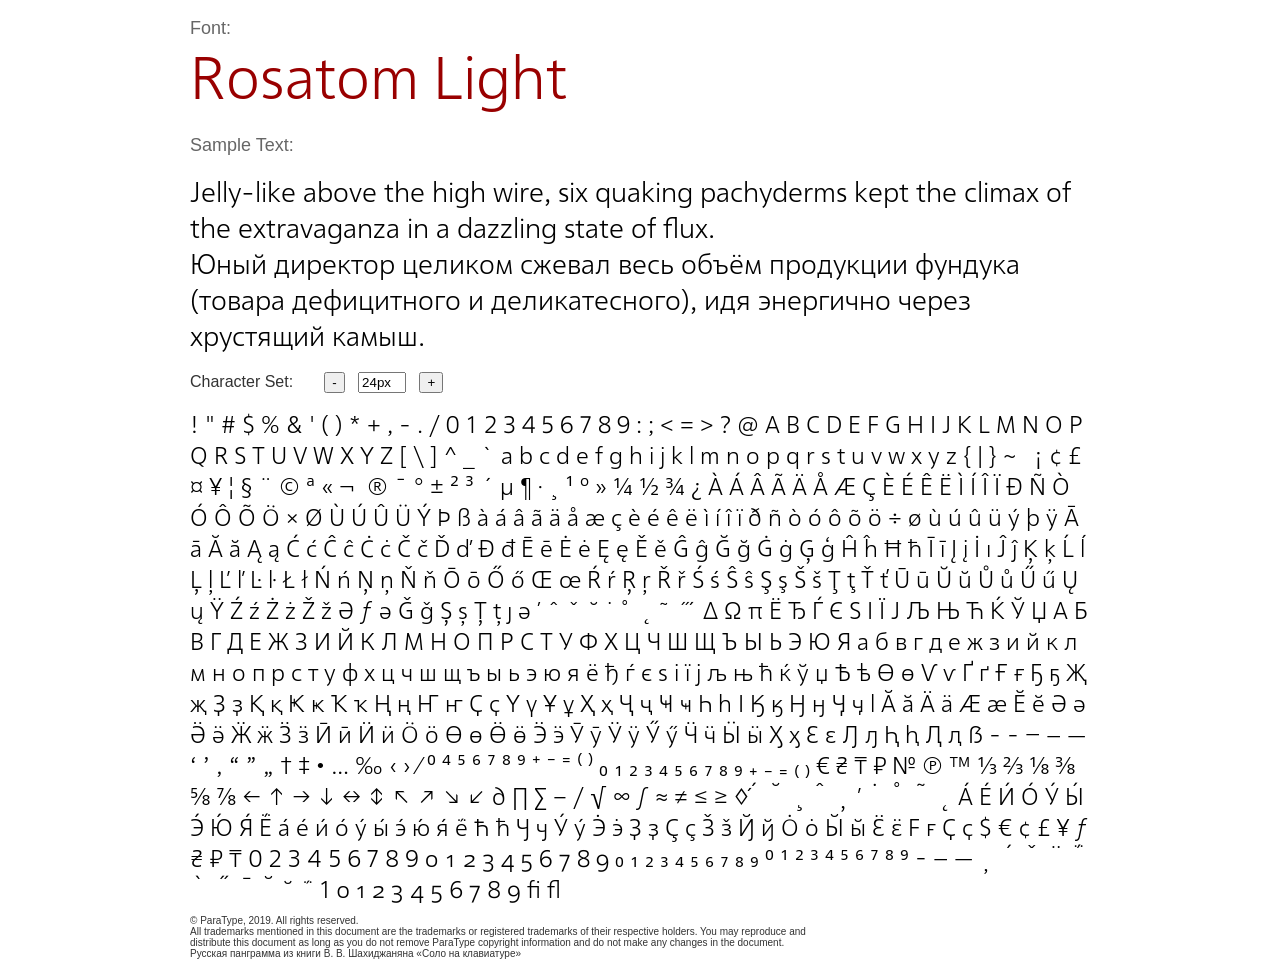
<file: fonts/Rosatom-Light_W/Rosatom-Light_demo.html>
<!DOCTYPE html PUBLIC "-//W3C//DTD XHTML 1.0 Strict//EN"
	"http://www.w3.org/TR/xhtml1/DTD/xhtml1-strict.dtd">

<html xmlns="http://www.w3.org/1999/xhtml" xml:lang="en" lang="en">
<head>
	<meta http-equiv="Content-Type" content="text/html; charset=1252"/>

<!--
These webfonts were purchased at www.ParaType.com
You can purchase them too. Please don't steal them.

Please don't remove this notice. Thanks.
-->	
	<title>Font Face Demo</title>
	<link rel="stylesheet" href="Rosatom-Light_stylesheet.css" type="text/css" charset="utf-8">
	<style type="text/css" media="screen">
		body {font-family: Helvetica, Arial, sans-serif; color:#333333;}
		.RosatomWebLight {
			font-family: 'RosatomWebLight';
			font-weight: normal;
			font-style: normal;
			color:#000000;
		}

		.caption {
			font-size: 18px;
			color:#666666;
		}
		.FontName {
			font-size: 60px;
		}
		.CopyrightFont {
			font-size: 10px;
		}
		#container {
			width: 900px;
			margin-left: auto;
			margin-right: auto;
			overflow: none;
		}
		.samplebox {
			white-space:wrap;
			margin-top:10px;
			margin-bottom: 0px;
		}
	</style>
<script type="text/javascript">
	fsize = 24

function less()
{
	if (fsize > 2) {	
		fsize = fsize-1;
		p = document.getElementById('sample');
		p.style.fontSize = fsize + "px";
		document.getElementById('stext').value = fsize + "px";
	}
}	

function more()
{
	if (fsize < 100) {	
		fsize = fsize+1;
		setSize ()
	}
}	

function setSize ()
{
	p = document.getElementById('sample');
	p.style.fontSize = fsize + "px";
	document.getElementById('stext').value = fsize + "px";
}

function changeFSize()
{
	tsize = document.getElementById('stext').value;
	fsize = parseInt (tsize);
	setSize ();
	return false;
}
</script>	
</head>
<body>
	<div id="container">
<p class="caption">
Font: <br>

<span class="RosatomWebLight samplebox" style="font-size:60px; color:#990000">
Rosatom Light</span></p>

<p class="caption">
Sample Text:</p>
<p class="RosatomWebLight samplebox" style="font-size:28px">
Jelly-like above the high wire, six quaking pachyderms kept the climax of the extravaganza in a dazzling state of flux.<br>&#1070;&#1085;&#1099;&#1081; &#1076;&#1080;&#1088;&#1077;&#1082;&#1090;&#1086;&#1088; &#1094;&#1077;&#1083;&#1080;&#1082;&#1086;&#1084; &#1089;&#1078;&#1077;&#1074;&#1072;&#1083; &#1074;&#1077;&#1089;&#1100; &#1086;&#1073;&#1098;&#1105;&#1084; &#1087;&#1088;&#1086;&#1076;&#1091;&#1082;&#1094;&#1080;&#1080; &#1092;&#1091;&#1085;&#1076;&#1091;&#1082;&#1072; (&#1090;&#1086;&#1074;&#1072;&#1088;&#1072;   &#1076;&#1077;&#1092;&#1080;&#1094;&#1080;&#1090;&#1085;&#1086;&#1075;&#1086; &#1080;&#160;&#1076;&#1077;&#1083;&#1080;&#1082;&#1072;&#1090;&#1077;&#1089;&#1085;&#1086;&#1075;&#1086;), &#1080;&#1076;&#1103; &#1101;&#1085;&#1077;&#1088;&#1075;&#1080;&#1095;&#1085;&#1086; &#1095;&#1077;&#1088;&#1077;&#1079; &#1093;&#1088;&#1091;&#1089;&#1090;&#1103;&#1097;&#1080;&#1081; &#1082;&#1072;&#1084;&#1099;&#1096;.</p>

<p class="caption">
<form onsubmit="return changeFSize();">
Character Set: &nbsp;&nbsp;&nbsp;&nbsp;&nbsp; <input type="button" value="-" onClick="less()"> &nbsp;&nbsp;<input id="stext" type="text" value="24px" style="width:40px"> &nbsp;&nbsp;<input type="button" value="+" onClick="more()"></p>
</form>
<p id="sample" class="RosatomWebLight samplebox" style="font-size:24px;">
&#33; &#34; &#35; &#36; &#37; &#38; &#39; &#40; &#41; &#42; &#43; &#44; &#45; &#46; &#47; &#48; &#49; &#50; &#51; &#52; &#53; &#54; &#55; &#56; &#57; &#58; &#59; &#60; &#61; &#62; &#63; &#64; &#65; &#66; &#67; &#68; &#69; &#70; &#71; &#72; &#73; &#74; &#75; &#76; &#77; &#78; &#79; &#80; &#81; &#82; &#83; &#84; &#85; &#86; &#87; &#88; &#89; &#90; &#91; &#92; &#93; &#94; &#95; &#96; &#97; &#98; &#99; &#100; &#101; &#102; &#103; &#104; &#105; &#106; &#107; &#108; &#109; &#110; &#111; &#112; &#113; &#114; &#115; &#116; &#117; &#118; &#119; &#120; &#121; &#122; &#123; &#124; &#125; &#126; &#160; &#161; &#162; &#163; &#164; &#165; &#166; &#167; &#168; &#169; &#170; &#171; &#172; &#173; &#174; &#175; &#176; &#177; &#178; &#179; &#180; &#181; &#182; &#183; &#184; &#185; &#186; &#187; &#188; &#189; &#190; &#191; &#192; &#193; &#194; &#195; &#196; &#197; &#198; &#199; &#200; &#201; &#202; &#203; &#204; &#205; &#206; &#207; &#208; &#209; &#210; &#211; &#212; &#213; &#214; &#215; &#216; &#217; &#218; &#219; &#220; &#221; &#222; &#223; &#224; &#225; &#226; &#227; &#228; &#229; &#230; &#231; &#232; &#233; &#234; &#235; &#236; &#237; &#238; &#239; &#240; &#241; &#242; &#243; &#244; &#245; &#246; &#247; &#248; &#249; &#250; &#251; &#252; &#253; &#254; &#255; &#256; &#257; &#258; &#259; &#260; &#261; &#262; &#263; &#264; &#265; &#266; &#267; &#268; &#269; &#270; &#271; &#272; &#273; &#274; &#275; &#278; &#279; &#280; &#281; &#282; &#283; &#284; &#285; &#286; &#287; &#288; &#289; &#290; &#291; &#292; &#293; &#294; &#295; &#298; &#299; &#302; &#303; &#304; &#305; &#308; &#309; &#310; &#311; &#313; &#314; &#315; &#316; &#317; &#318; &#319; &#320; &#321; &#322; &#323; &#324; &#325; &#326; &#327; &#328; &#332; &#333; &#336; &#337; &#338; &#339; &#340; &#341; &#342; &#343; &#344; &#345; &#346; &#347; &#348; &#349; &#350; &#351; &#352; &#353; &#354; &#355; &#356; &#357; &#362; &#363; &#364; &#365; &#366; &#367; &#368; &#369; &#370; &#371; &#376; &#377; &#378; &#379; &#380; &#381; &#382; &#399; &#402; &#477; &#486; &#487; &#536; &#537; &#538; &#539; &#567; &#601; &#700; &#710; &#711; &#728; &#729; &#730; &#731; &#732; &#733; &#769; &#916; &#937; &#960; &#1025; &#1026; &#1027; &#1028; &#1029; &#1030; &#1031; &#1032; &#1033; &#1034; &#1035; &#1036; &#1038; &#1039; &#1040; &#1041; &#1042; &#1043; &#1044; &#1045; &#1046; &#1047; &#1048; &#1049; &#1050; &#1051; &#1052; &#1053; &#1054; &#1055; &#1056; &#1057; &#1058; &#1059; &#1060; &#1061; &#1062; &#1063; &#1064; &#1065; &#1066; &#1067; &#1068; &#1069; &#1070; &#1071; &#1072; &#1073; &#1074; &#1075; &#1076; &#1077; &#1078; &#1079; &#1080; &#1081; &#1082; &#1083; &#1084; &#1085; &#1086; &#1087; &#1088; &#1089; &#1090; &#1091; &#1092; &#1093; &#1094; &#1095; &#1096; &#1097; &#1098; &#1099; &#1100; &#1101; &#1102; &#1103; &#1105; &#1106; &#1107; &#1108; &#1109; &#1110; &#1111; &#1112; &#1113; &#1114; &#1115; &#1116; &#1118; &#1119; &#1122; &#1123; &#1138; &#1139; &#1140; &#1141; &#1168; &#1169; &#1170; &#1171; &#1172; &#1173; &#1174; &#1175; &#1176; &#1177; &#1178; &#1179; &#1180; &#1181; &#1184; &#1185; &#1186; &#1187; &#1188; &#1189; &#1194; &#1195; &#1198; &#1199; &#1200; &#1201; &#1202; &#1203; &#1206; &#1207; &#1208; &#1209; &#1210; &#1211; &#1216; &#1219; &#1220; &#1223; &#1224; &#1227; &#1228; &#1231; &#1232; &#1233; &#1234; &#1235; &#1236; &#1237; &#1238; &#1239; &#1240; &#1241; &#1242; &#1243; &#1244; &#1245; &#1246; &#1247; &#1250; &#1251; &#1252; &#1253; &#1254; &#1255; &#1256; &#1257; &#1258; &#1259; &#1260; &#1261; &#1262; &#1263; &#1264; &#1265; &#1266; &#1267; &#1268; &#1269; &#1272; &#1273; &#1276; &#1277; &#1296; &#1297; &#1298; &#1299; &#1318; &#1319; &#1326; &#1327; &#7838; &#8208; &#8209; &#8210; &#8211; &#8212; &#8216; &#8217; &#8218; &#8220; &#8221; &#8222; &#8224; &#8225; &#8226; &#8230; &#8240; &#8249; &#8250; &#8260; &#8304; &#8308; &#8309; &#8310; &#8311; &#8312; &#8313; &#8314; &#8315; &#8316; &#8317; &#8318; &#8320; &#8321; &#8322; &#8323; &#8324; &#8325; &#8326; &#8327; &#8328; &#8329; &#8330; &#8331; &#8332; &#8333; &#8334; &#8364; &#8372; &#8376; &#8381; &#8470; &#8471; &#8482; &#8531; &#8532; &#8539; &#8540; &#8541; &#8542; &#8592; &#8593; &#8594; &#8595; &#8596; &#8597; &#8598; &#8599; &#8600; &#8601; &#8706; &#8719; &#8721; &#8722; &#8725; &#8730; &#8734; &#8747; &#8776; &#8800; &#8804; &#8805; &#9674; &#62464; &#62465; &#62470; &#62471; &#62472; &#62473; &#62474; &#62475; &#62476; &#62477; &#62478; &#62560; &#62561; &#62562; &#62563; &#62564; &#62565; &#62566; &#62567; &#62568; &#62569; &#62570; &#62571; &#62572; &#62573; &#62574; &#62575; &#62576; &#62577; &#62578; &#62579; &#62622; &#62623; &#62662; &#62663; &#62668; &#62669; &#62678; &#62679; &#62730; &#62731; &#62732; &#62733; &#62742; &#62743; &#62770; &#62771; &#62772; &#62773; &#62774; &#62775; &#62776; &#62777; &#62780; &#62781; &#62782; &#62783; &#62965; &#62966; &#62967; &#62968; &#62969; &#62970; &#62971; &#62972; &#62973; &#63033; &#63034; &#63035; &#63036; &#63037; &#63038; &#63039; &#63040; &#63041; &#63043; &#63044; &#63045; &#63046; &#63047; &#63048; &#63049; &#63050; &#63051; &#63052; &#63061; &#63062; &#63063; &#63064; &#63065; &#63066; &#63067; &#63068; &#63069; &#63070; &#63073; &#63074; &#63075; &#63076; &#63077; &#63078; &#63079; &#63080; &#63081; &#63082; &#63162; &#63163; &#63164; &#63171; &#63177; &#63178; &#63179; &#63180; &#63182; &#63183; &#63184; &#63185; &#63188; &#63191; &#63196; &#63280; &#63281; &#63282; &#63283; &#63284; &#63285; &#63286; &#63287; &#63288; &#63289; &#64257; &#64258; </p>

<p class="CopyrightFont">
&#169; ParaType, 2019. All rights reserved.<br>All trademarks mentioned in this document are the trademarks or registered trademarks of their respective holders. You may reproduce and<br>distribute this document as long as you do not remove ParaType copyright information and do not make any changes in the document.<br>&#1056;&#1091;&#1089;&#1089;&#1082;&#1072;&#1103; &#1087;&#1072;&#1085;&#1075;&#1088;&#1072;&#1084;&#1084;&#1072; &#1080;&#1079; &#1082;&#1085;&#1080;&#1075;&#1080; &#1042;.&#160;&#1042;.&#160;&#1064;&#1072;&#1093;&#1080;&#1076;&#1078;&#1072;&#1085;&#1103;&#1085;&#1072; &#171;&#1057;&#1086;&#1083;&#1086; &#1085;&#1072;&#160;&#1082;&#1083;&#1072;&#1074;&#1080;&#1072;&#1090;&#1091;&#1088;&#1077;&#187;</p>	</div>

</body>
</html>
</file>
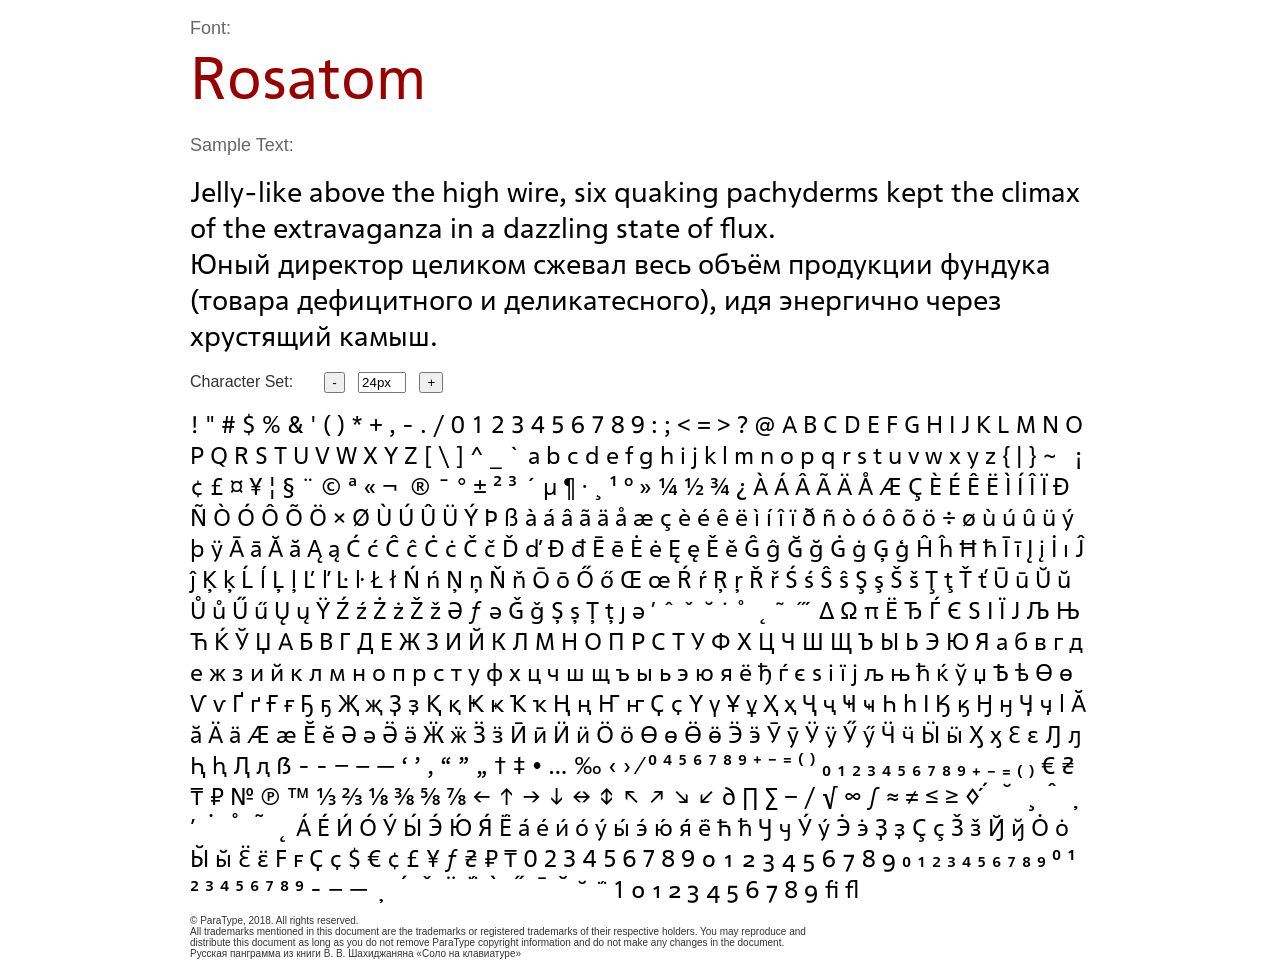
<file: fonts/Rosatom-Regular_W/Rosatom-Regular_demo.html>
<!DOCTYPE html PUBLIC "-//W3C//DTD XHTML 1.0 Strict//EN"
	"http://www.w3.org/TR/xhtml1/DTD/xhtml1-strict.dtd">

<html xmlns="http://www.w3.org/1999/xhtml" xml:lang="en" lang="en">
<head>
	<meta http-equiv="Content-Type" content="text/html; charset=1252"/>

<!--
These webfonts were purchased at www.ParaType.com
You can purchase them too. Please don't steal them.

Please don't remove this notice. Thanks.
-->	
	<title>Font Face Demo</title>
	<link rel="stylesheet" href="Rosatom-Regular_stylesheet.css" type="text/css" charset="utf-8">
	<style type="text/css" media="screen">
		body {font-family: Helvetica, Arial, sans-serif; color:#333333;}
		.RosatomWebRegular {
			font-family: 'RosatomWebRegular';
			font-weight: normal;
			font-style: normal;
			color:#000000;
		}

		.caption {
			font-size: 18px;
			color:#666666;
		}
		.FontName {
			font-size: 60px;
		}
		.CopyrightFont {
			font-size: 10px;
		}
		#container {
			width: 900px;
			margin-left: auto;
			margin-right: auto;
			overflow: none;
		}
		.samplebox {
			white-space:wrap;
			margin-top:10px;
			margin-bottom: 0px;
		}
	</style>
<script type="text/javascript">
	fsize = 24

function less()
{
	if (fsize > 2) {	
		fsize = fsize-1;
		p = document.getElementById('sample');
		p.style.fontSize = fsize + "px";
		document.getElementById('stext').value = fsize + "px";
	}
}	

function more()
{
	if (fsize < 100) {	
		fsize = fsize+1;
		setSize ()
	}
}	

function setSize ()
{
	p = document.getElementById('sample');
	p.style.fontSize = fsize + "px";
	document.getElementById('stext').value = fsize + "px";
}

function changeFSize()
{
	tsize = document.getElementById('stext').value;
	fsize = parseInt (tsize);
	setSize ();
	return false;
}
</script>	
</head>
<body>
	<div id="container">
<p class="caption">
Font: <br>

<span class="RosatomWebRegular samplebox" style="font-size:60px; color:#990000">
Rosatom</span></p>

<p class="caption">
Sample Text:</p>
<p class="RosatomWebRegular samplebox" style="font-size:28px">
Jelly-like above the high wire, six quaking pachyderms kept the climax of the extravaganza in a dazzling state of flux.<br>&#1070;&#1085;&#1099;&#1081; &#1076;&#1080;&#1088;&#1077;&#1082;&#1090;&#1086;&#1088; &#1094;&#1077;&#1083;&#1080;&#1082;&#1086;&#1084; &#1089;&#1078;&#1077;&#1074;&#1072;&#1083; &#1074;&#1077;&#1089;&#1100; &#1086;&#1073;&#1098;&#1105;&#1084; &#1087;&#1088;&#1086;&#1076;&#1091;&#1082;&#1094;&#1080;&#1080; &#1092;&#1091;&#1085;&#1076;&#1091;&#1082;&#1072; (&#1090;&#1086;&#1074;&#1072;&#1088;&#1072;   &#1076;&#1077;&#1092;&#1080;&#1094;&#1080;&#1090;&#1085;&#1086;&#1075;&#1086; &#1080;&#160;&#1076;&#1077;&#1083;&#1080;&#1082;&#1072;&#1090;&#1077;&#1089;&#1085;&#1086;&#1075;&#1086;), &#1080;&#1076;&#1103; &#1101;&#1085;&#1077;&#1088;&#1075;&#1080;&#1095;&#1085;&#1086; &#1095;&#1077;&#1088;&#1077;&#1079; &#1093;&#1088;&#1091;&#1089;&#1090;&#1103;&#1097;&#1080;&#1081; &#1082;&#1072;&#1084;&#1099;&#1096;.</p>

<p class="caption">
<form onsubmit="return changeFSize();">
Character Set: &nbsp;&nbsp;&nbsp;&nbsp;&nbsp; <input type="button" value="-" onClick="less()"> &nbsp;&nbsp;<input id="stext" type="text" value="24px" style="width:40px"> &nbsp;&nbsp;<input type="button" value="+" onClick="more()"></p>
</form>
<p id="sample" class="RosatomWebRegular samplebox" style="font-size:24px;">
&#33; &#34; &#35; &#36; &#37; &#38; &#39; &#40; &#41; &#42; &#43; &#44; &#45; &#46; &#47; &#48; &#49; &#50; &#51; &#52; &#53; &#54; &#55; &#56; &#57; &#58; &#59; &#60; &#61; &#62; &#63; &#64; &#65; &#66; &#67; &#68; &#69; &#70; &#71; &#72; &#73; &#74; &#75; &#76; &#77; &#78; &#79; &#80; &#81; &#82; &#83; &#84; &#85; &#86; &#87; &#88; &#89; &#90; &#91; &#92; &#93; &#94; &#95; &#96; &#97; &#98; &#99; &#100; &#101; &#102; &#103; &#104; &#105; &#106; &#107; &#108; &#109; &#110; &#111; &#112; &#113; &#114; &#115; &#116; &#117; &#118; &#119; &#120; &#121; &#122; &#123; &#124; &#125; &#126; &#160; &#161; &#162; &#163; &#164; &#165; &#166; &#167; &#168; &#169; &#170; &#171; &#172; &#173; &#174; &#175; &#176; &#177; &#178; &#179; &#180; &#181; &#182; &#183; &#184; &#185; &#186; &#187; &#188; &#189; &#190; &#191; &#192; &#193; &#194; &#195; &#196; &#197; &#198; &#199; &#200; &#201; &#202; &#203; &#204; &#205; &#206; &#207; &#208; &#209; &#210; &#211; &#212; &#213; &#214; &#215; &#216; &#217; &#218; &#219; &#220; &#221; &#222; &#223; &#224; &#225; &#226; &#227; &#228; &#229; &#230; &#231; &#232; &#233; &#234; &#235; &#236; &#237; &#238; &#239; &#240; &#241; &#242; &#243; &#244; &#245; &#246; &#247; &#248; &#249; &#250; &#251; &#252; &#253; &#254; &#255; &#256; &#257; &#258; &#259; &#260; &#261; &#262; &#263; &#264; &#265; &#266; &#267; &#268; &#269; &#270; &#271; &#272; &#273; &#274; &#275; &#278; &#279; &#280; &#281; &#282; &#283; &#284; &#285; &#286; &#287; &#288; &#289; &#290; &#291; &#292; &#293; &#294; &#295; &#298; &#299; &#302; &#303; &#304; &#305; &#308; &#309; &#310; &#311; &#313; &#314; &#315; &#316; &#317; &#318; &#319; &#320; &#321; &#322; &#323; &#324; &#325; &#326; &#327; &#328; &#332; &#333; &#336; &#337; &#338; &#339; &#340; &#341; &#342; &#343; &#344; &#345; &#346; &#347; &#348; &#349; &#350; &#351; &#352; &#353; &#354; &#355; &#356; &#357; &#362; &#363; &#364; &#365; &#366; &#367; &#368; &#369; &#370; &#371; &#376; &#377; &#378; &#379; &#380; &#381; &#382; &#399; &#402; &#477; &#486; &#487; &#536; &#537; &#538; &#539; &#567; &#601; &#700; &#710; &#711; &#728; &#729; &#730; &#731; &#732; &#733; &#769; &#916; &#937; &#960; &#1025; &#1026; &#1027; &#1028; &#1029; &#1030; &#1031; &#1032; &#1033; &#1034; &#1035; &#1036; &#1038; &#1039; &#1040; &#1041; &#1042; &#1043; &#1044; &#1045; &#1046; &#1047; &#1048; &#1049; &#1050; &#1051; &#1052; &#1053; &#1054; &#1055; &#1056; &#1057; &#1058; &#1059; &#1060; &#1061; &#1062; &#1063; &#1064; &#1065; &#1066; &#1067; &#1068; &#1069; &#1070; &#1071; &#1072; &#1073; &#1074; &#1075; &#1076; &#1077; &#1078; &#1079; &#1080; &#1081; &#1082; &#1083; &#1084; &#1085; &#1086; &#1087; &#1088; &#1089; &#1090; &#1091; &#1092; &#1093; &#1094; &#1095; &#1096; &#1097; &#1098; &#1099; &#1100; &#1101; &#1102; &#1103; &#1105; &#1106; &#1107; &#1108; &#1109; &#1110; &#1111; &#1112; &#1113; &#1114; &#1115; &#1116; &#1118; &#1119; &#1122; &#1123; &#1138; &#1139; &#1140; &#1141; &#1168; &#1169; &#1170; &#1171; &#1172; &#1173; &#1174; &#1175; &#1176; &#1177; &#1178; &#1179; &#1180; &#1181; &#1184; &#1185; &#1186; &#1187; &#1188; &#1189; &#1194; &#1195; &#1198; &#1199; &#1200; &#1201; &#1202; &#1203; &#1206; &#1207; &#1208; &#1209; &#1210; &#1211; &#1216; &#1219; &#1220; &#1223; &#1224; &#1227; &#1228; &#1231; &#1232; &#1233; &#1234; &#1235; &#1236; &#1237; &#1238; &#1239; &#1240; &#1241; &#1242; &#1243; &#1244; &#1245; &#1246; &#1247; &#1250; &#1251; &#1252; &#1253; &#1254; &#1255; &#1256; &#1257; &#1258; &#1259; &#1260; &#1261; &#1262; &#1263; &#1264; &#1265; &#1266; &#1267; &#1268; &#1269; &#1272; &#1273; &#1276; &#1277; &#1296; &#1297; &#1298; &#1299; &#1318; &#1319; &#1326; &#1327; &#7838; &#8208; &#8209; &#8210; &#8211; &#8212; &#8216; &#8217; &#8218; &#8220; &#8221; &#8222; &#8224; &#8225; &#8226; &#8230; &#8240; &#8249; &#8250; &#8260; &#8304; &#8308; &#8309; &#8310; &#8311; &#8312; &#8313; &#8314; &#8315; &#8316; &#8317; &#8318; &#8320; &#8321; &#8322; &#8323; &#8324; &#8325; &#8326; &#8327; &#8328; &#8329; &#8330; &#8331; &#8332; &#8333; &#8334; &#8364; &#8372; &#8376; &#8381; &#8470; &#8471; &#8482; &#8531; &#8532; &#8539; &#8540; &#8541; &#8542; &#8592; &#8593; &#8594; &#8595; &#8596; &#8597; &#8598; &#8599; &#8600; &#8601; &#8706; &#8719; &#8721; &#8722; &#8725; &#8730; &#8734; &#8747; &#8776; &#8800; &#8804; &#8805; &#9674; &#62464; &#62465; &#62470; &#62471; &#62472; &#62473; &#62474; &#62475; &#62476; &#62477; &#62478; &#62560; &#62561; &#62562; &#62563; &#62564; &#62565; &#62566; &#62567; &#62568; &#62569; &#62570; &#62571; &#62572; &#62573; &#62574; &#62575; &#62576; &#62577; &#62578; &#62579; &#62622; &#62623; &#62662; &#62663; &#62668; &#62669; &#62678; &#62679; &#62730; &#62731; &#62732; &#62733; &#62742; &#62743; &#62770; &#62771; &#62772; &#62773; &#62774; &#62775; &#62776; &#62777; &#62780; &#62781; &#62782; &#62783; &#62965; &#62966; &#62967; &#62968; &#62969; &#62970; &#62971; &#62972; &#62973; &#63033; &#63034; &#63035; &#63036; &#63037; &#63038; &#63039; &#63040; &#63041; &#63043; &#63044; &#63045; &#63046; &#63047; &#63048; &#63049; &#63050; &#63051; &#63052; &#63061; &#63062; &#63063; &#63064; &#63065; &#63066; &#63067; &#63068; &#63069; &#63070; &#63073; &#63074; &#63075; &#63076; &#63077; &#63078; &#63079; &#63080; &#63081; &#63082; &#63162; &#63163; &#63164; &#63171; &#63177; &#63178; &#63179; &#63180; &#63182; &#63183; &#63184; &#63185; &#63188; &#63191; &#63196; &#63280; &#63281; &#63282; &#63283; &#63284; &#63285; &#63286; &#63287; &#63288; &#63289; &#64257; &#64258; </p>

<p class="CopyrightFont">
&#169; ParaType, 2018. All rights reserved.<br>All trademarks mentioned in this document are the trademarks or registered trademarks of their respective holders. You may reproduce and<br>distribute this document as long as you do not remove ParaType copyright information and do not make any changes in the document.<br>&#1056;&#1091;&#1089;&#1089;&#1082;&#1072;&#1103; &#1087;&#1072;&#1085;&#1075;&#1088;&#1072;&#1084;&#1084;&#1072; &#1080;&#1079; &#1082;&#1085;&#1080;&#1075;&#1080; &#1042;.&#160;&#1042;.&#160;&#1064;&#1072;&#1093;&#1080;&#1076;&#1078;&#1072;&#1085;&#1103;&#1085;&#1072; &#171;&#1057;&#1086;&#1083;&#1086; &#1085;&#1072;&#160;&#1082;&#1083;&#1072;&#1074;&#1080;&#1072;&#1090;&#1091;&#1088;&#1077;&#187;</p>	</div>

</body>
</html>
</file>
<file: css/style.css>
a{
	text-decoration:none;
}
body{
	font-family:'RosatomRegular';
}
/*-----------------------------------------------------------------*/
header{
	width: 100%;
	height: 10%;
	display: flex;
}
.header_logo img{
	height: 120%;
	margin-left: 20px;
}
nav{
	display: block; /* смещает только блоки */ 
	margin-left: auto;
}
#sorry{
	color: white;
}
.topnav img{
	height: 30%;
}
.topnav p{
	font-size: 18;
	display: inline-block;
	width: 30%;
	margin-right:50px;
}
.topnav a{
	width: 10%;
	margin-right:10px;
	font-size: 18;
	display: inline-block;
}
main{
	display: flex;
	flex-direction: column;
	width: 100%;
	height: 100%;	
}
.autorizField{
	width: 60%;
	background-color: #003274;
	border-radius: 20px 20px;
	margin: auto;
	padding: 30px;
	padding-bottom: 50px;
}
#log_table{
	margin: auto;
	padding-bottom:20px;
}
#text{
	color: white;
}
input[type=text]{
	padding: 5px 5px;
	margin: 5px;
	border-radius: 10px;
}
input[type=date]{
	padding: 5px 5px;
	margin: 5px;
	border-radius: 10px;
}
form{
	margin:0;
}
.form_log h2{
	text-align: center;
	color: white;
}
input[type=button]{
	color: white;
	padding: 5px 5px;
	border: 2px solid white;
	border-radius: 20px;
	background-color: #4495D1;
	cursor: pointer;
	width: 10%;
}
input[type=button]:hover{
	background-color: #6CACE4;
}
#logBut{
	margin: 5px;
    position: absolute;
    left: 50%;
    transform: translate(-50%, -50%) 
	}

/*-----------------projectList------------------*/
.filter{
	margin-left: 5%;
	margin-bottom: 10px;
}
.filter label{
	margin-right:15px;
	margin-left:15px;
}
select{
	padding: 5px 5px;
	margin: 5px;
	border-radius: 5px;
	background-color: #dfe7ea;
	border: none;
	box-shadow: 0 1px 4px rgba(0, 0, 0, 0.15);
}
option{
	background-color: white;
	border:#dfe7ea;
}
#projectName{
	margin-top: 3%;
	margin-bottom:3%;
	font-size: 18px;
	font-family:RosatomBold;
	color: white;
	background-color:#003274;
	padding: 10px;
	text-align: center;
}
/* скрываем чекбоксы и блоки с содержанием */
.hide {
    display: none; 
}
.hide + label ~ div{
    display: none;
}
/* оформляем текст label */
.hide + label {
    padding: 0;
    cursor: pointer;
    display: inline-block; 
}
/* вид текста label при активном переключателе */
.hide:checked + label {
    border-bottom: 0;
}
.hide:checked + img {
    background-image: url(../image/drop-up-list.png.png);
}
/* когда чекбокс активен показываем блоки с содержанием  */
.hide:checked + label + div {
    display: block; 
    background: #efefef;
    padding: 10px; 
	overflow: scroll;
	height: 20%; /* Высота блока */
}
/* скрываем чекбоксы и блоки с содержанием */
.hide1 {
    display: none; 
}
.hide1 + label ~ div{
    display: none;
}
/* оформляем текст label */
.hide1 + label {
    padding: 0;
    cursor: pointer;
    display: inline-block; 
}
/* вид текста label при активном переключателе */
.hide1:checked + label {
    border-bottom: 0;
}
.hide1:checked + img {
    background-image: url(../image/drop-up-list.png.png);
}
/* когда чекбокс активен показываем блоки с содержанием  */
.hide1:checked + label + div {
    display: block; 
    background: #efefef;
    padding: 10px; 
	overflow: scroll;
	height: 20%; /* Высота блока */
}

/* demo контейнер */
.ProjectsList {
    margin: 10%;
}
.project{
	background: #6CACE4;
	border: 2px solid #4495D1;
	border-radius: 20px;
	padding: 10px;
	margin-right: 5%;
	margin-left: 5%;
}
.project label{
	color: white;
}
.project img{
	width: 20px;
	margin-top: 0.6%;
	position: absolute;
    left: 90%;
    transform: translate(-50%, -50%) 
}
.projectName{
	display: flex;
}
.name{
	width: 40%;
	float: left; 
}
.name a{
	color: white;
}
.topnav a:hover{
	color: white;
}
.diaram{
	width: 60%;
	float: left; 
	padding:0;
	margin:0;
}
.diagram p{
	padding:0;
	margin:0;
}
.linkToProj{
	margin-left:5%;
	margin-top: 1%;
}
.linkToProj a {
	color:  #025EA1;
}
.status_line {
		background-color: #0ca30a;
	}











































@font-face {
font-family: "RosatomRegular"; 
src: url("../fonts/Rosatom-Regular_W/Rosatom-Regular_W.eot"); 
src: url("../fonts/Rosatom-Regular_W/Rosatom-Regular_W.eot?#iefix") format("embedded-opentype"),
url("../fonts/Rosatom-Regular_W/Rosatom-Regular_W.woff") format("woff"), 
url("../fonts/Rosatom-Regular_W/Rosatom-Regular_W.ttf") format("truetype"); 
font-style: normal; 
font-weight: normal; 
}
@font-face {
font-family: "RosatomLight"; 
src: url("../fonts/Rosatom-Light_W/Rosatom-Light_W.eot"); 
src: url("../fonts/Rosatom-Light_W/Rosatom-Light_W.eot?#iefix") format("embedded-opentype"),
url("../fonts/Rosatom-Light_W/Rosatom-Light_W.woff") format("woff"), 
url("../fonts/Rosatom-Light_W/Rosatom-Light_W.ttf") format("truetype"); 
font-style: normal; 
font-weight: normal; 
}
@font-face {
font-family: "RosatomItalic"; 
src: url("../fonts/Rosatom-Italic_W/Rosatom-Italic_W.eot"); 
src: url("../fonts/Rosatom-Italic_W/Rosatom-Italic_W.eot?#iefix") format("embedded-opentype"),
url("../fonts/Rosatom-Italic_W/Rosatom-Italic_W.woff") format("woff"), 
url("../fonts/Rosatom-Italic_W/Rosatom-Italic_W.ttf") format("truetype"); 
font-style: normal; 
font-weight: normal; 
}
@font-face {
font-family: "RosatomBold"; 
src: url("../fonts/Rosatom-Bold_W/Rosatom-Bold_W.eot"); 
src: url("../fonts/Rosatom-Bold_W/Rosatom-Bold_W.eot?#iefix") format("embedded-opentype"),
url("../fonts/Rosatom-Bold_W/Rosatom-Bold_W.woff") format("woff"), 
url("../fonts/Rosatom-Bold_W/Rosatom-Bold_W.ttf") format("truetype"); 
font-style: normal; 
font-weight: normal; 
}
</file>
<file: Gantt/codebase/dhtmlxgantt.css>
.gridHoverStyle,.gridSelection,.timelineSelection{background-color:#fff3a1}.gantt_grid_scale .gantt_grid_head_cell{color:#a6a6a6;border-top:none!important;border-right:none!important}.gantt_grid_data .gantt_cell{border-right:none;color:#454545}.gantt_task_link .gantt_link_arrow_right{border-width:6px;margin-top:-3px}.gantt_task_link .gantt_link_arrow_left{border-width:6px;margin-left:-6px;margin-top:-3px}.gantt_task_link .gantt_link_arrow_down,.gantt_task_link .gantt_link_arrow_up{border-width:6px}.gantt_task_line .gantt_task_progress_drag{bottom:-4px;height:10px;margin-left:-8px;width:16px}.chartHeaderBg{background-color:#fff}.gantt_task .gantt_task_scale .gantt_scale_cell{color:#a6a6a6;border-right:1px solid #ebebeb}.gantt_row.gantt_project,.gantt_row.odd.gantt_project{background-color:#edffef}.gantt_task_row.gantt_project,.gantt_task_row.odd.gantt_project{background-color:#f5fff6}.gantt_task_line.gantt_project{background-color:#65c16f;border:1px solid #3c9445}.gantt_task_line.gantt_project .gantt_task_progress{background-color:#46ad51}.buttonBg{background:#fff}.gantt_cal_light .gantt_btn_set{margin:5px 10px}.gantt_btn_set.gantt_cancel_btn_set{background:#fff;color:#454545;border:1px solid #cecece}.gantt_btn_set.gantt_save_btn_set{background:#3db9d3;text-shadow:0 -1px 0 #248a9f;color:#fff}.gantt_btn_set.gantt_delete_btn_set{text-shadow:0 -1px 0 #6f6f6f;background:#ec8e00;text-shadow:0 -1px 0 #a60;color:#fff}.gantt_cal_light_wide{padding-left:0!important;padding-right:0!important}.gantt_cal_light_wide .gantt_cal_larea{border-left:none!important;border-right:none!important}.gantt_popup_button.gantt_ok_button{background:#3db9d3;text-shadow:0 -1px 0 #248a9f;color:#fff;font-weight:700;border-width:0}.gantt_popup_button.gantt_cancel_button{font-weight:700;color:#454544}.gantt_popup_title{background-color:#fff}.gantt_popup_shadow{box-shadow:3px 3px 3px rgba(0,0,0,.07)}.gantt_qi_big_icon.icon_edit{color:#454545;background:#fff}.gantt_qi_big_icon.icon_delete{text-shadow:0 -1px 0 #a60;background:#ec8e00;color:#fff;border-width:0}.gantt_tooltip{box-shadow:3px 3px 3px rgba(0,0,0,.07);border-left:1px solid rgba(0,0,0,.07);border-top:1px solid rgba(0,0,0,.07);font-size:8pt;color:#454545}.gantt_container,.gantt_tooltip{background-color:#fff;font-family:Arial}.gantt_container{font-size:13px;border:1px solid #cecece;position:relative;white-space:nowrap;overflow-x:hidden;overflow-y:hidden}.gantt_touch_active{overscroll-behavior:none}.gantt_task_scroll{overflow-x:scroll}.gantt_grid,.gantt_task{position:relative;overflow-x:hidden;overflow-y:hidden;display:inline-block;vertical-align:top}.gantt_grid_scale,.gantt_task_scale{color:#6b6b6b;font-size:12px;border-bottom:1px solid #cecece;box-sizing:border-box}.gantt_grid_scale,.gantt_task_scale,.gantt_task_vscroll{background-color:#fff}.gantt_scale_line{box-sizing:border-box;-moz-box-sizing:border-box;border-top:1px solid #cecece}.gantt_scale_line:first-child{border-top:none}.gantt_grid_head_cell{display:inline-block;vertical-align:top;border-right:1px solid #cecece;text-align:center;position:relative;cursor:default;height:100%;box-sizing:border-box;-moz-box-sizing:border-box;line-height:33px;-moz-user-select:-moz-none;-webkit-user-select:none;user-select:none;overflow:hidden}.gantt_scale_line{clear:both}.gantt_grid_data{width:100%;overflow:hidden;position:relative}.gantt_row{position:relative;-webkit-user-select:none;-moz-user-select:none;-moz-user-select:-moz-none}.gantt_add,.gantt_grid_head_add{width:100%;height:100%;background-image:url([data-uri]);background-position:50%;background-repeat:no-repeat;cursor:pointer;position:relative;-moz-opacity:.3;opacity:.3}.gantt_grid_head_cell.gantt_grid_head_add{-moz-opacity:.6;opacity:.6;top:0}.gantt_grid_head_cell.gantt_grid_head_add:hover{-moz-opacity:1;opacity:1}.gantt_grid_data .gantt_row.odd:hover,.gantt_grid_data .gantt_row:hover{background-color:#fff3a1}.gantt_grid_data .gantt_row.odd:hover .gantt_add,.gantt_grid_data .gantt_row:hover .gantt_add{-moz-opacity:1;opacity:1}.gantt_row,.gantt_task_row{border-bottom:1px solid #ebebeb;background-color:#fff}.gantt_row.odd,.gantt_task_row.odd{background-color:#fff}.gantt_cell,.gantt_grid_head_cell,.gantt_row,.gantt_scale_cell,.gantt_task_cell,.gantt_task_row{box-sizing:border-box;-moz-box-sizing:border-box}.gantt_grid_head_cell,.gantt_scale_cell{line-height:inherit}.gantt_grid_scale .gantt_grid_column_resize_wrap{cursor:col-resize;position:absolute;width:13px;margin-left:-7px}.gantt_grid_column_resize_wrap .gantt_grid_column_resize{background-color:#cecece;height:100%;width:1px;margin:0 auto}.gantt_drag_marker.gantt_grid_resize_area{background-color:hsla(0,0%,91%,.5);border-left:1px solid #cecece;border-right:1px solid #cecece;height:100%;width:100%;box-sizing:border-box}.gantt_row{display:flex}.gantt_row>div{flex-shrink:0;flex-grow:0}.gantt_cell{vertical-align:top;border-right:1px solid #ebebeb;padding-left:6px;padding-right:6px;height:100%;overflow:hidden;white-space:nowrap;font-size:13px}.gantt_cell_tree{display:flex;flex-wrap:nowrap}.gantt_grid_data .gantt_last_cell,.gantt_grid_scale .gantt_last_cell,.gantt_task .gantt_task_scale .gantt_scale_cell.gantt_last_cell,.gantt_task_bg .gantt_last_cell{border-right-width:0}.gantt_task .gantt_task_scale .gantt_scale_cell.gantt_last_cell{border-right-width:1px}.gantt_task_bg{overflow:hidden}.gantt_scale_cell{display:inline-block;white-space:nowrap;overflow:hidden;border-right:1px solid #cecece;text-align:center;height:100%}.gantt_task_cell{display:inline-block;height:100%;border-right:1px solid #ebebeb}.gantt_layout_cell.gantt_ver_scroll{width:0;background-color:transparent;height:1px;overflow-x:hidden;overflow-y:scroll;position:absolute;right:0;z-index:1}.gantt_ver_scroll>div{width:1px;height:1px}.gantt_hor_scroll{height:0;background-color:transparent;width:100%;clear:both;overflow-x:scroll;overflow-y:hidden}.gantt_layout_cell .gantt_hor_scroll{position:absolute}.gantt_hor_scroll>div{width:5000px;height:1px}.gantt_tree_icon,.gantt_tree_indent{flex-grow:0;flex-shrink:0}.gantt_tree_indent{width:15px;height:100%}.gantt_tree_content,.gantt_tree_icon{vertical-align:top}.gantt_tree_icon{width:28px;height:100%;background-repeat:no-repeat;background-position:50%}.gantt_tree_content{height:100%;white-space:nowrap;min-width:0}.gantt_tree_icon.gantt_open{background-image:url([data-uri]);width:18px;cursor:pointer}.gantt_tree_icon.gantt_close{background-image:url([data-uri]);width:18px;cursor:pointer}.gantt_tree_icon.gantt_blank{width:18px}.gantt_tree_icon.gantt_folder_open{background-image:url([data-uri])}.gantt_tree_icon.gantt_folder_closed{background-image:url([data-uri])}.gantt_tree_icon.gantt_file{background-image:url([data-uri])}.gantt_grid_head_cell .gantt_sort{position:absolute;right:5px;top:8px;width:7px;height:13px;background-repeat:no-repeat;background-position:50%}.gantt_grid_head_cell .gantt_sort.gantt_asc{background-image:url([data-uri])}.gantt_grid_head_cell .gantt_sort.gantt_desc{background-image:url([data-uri])}.gantt_inserted,.gantt_updated{font-weight:700}.gantt_deleted{text-decoration:line-through}.gantt_invalid{background-color:#ffe0e0}.gantt_error{color:red}.gantt_status{right:1px;padding:5px 10px;background:hsla(0,0%,61%,.1);position:absolute;top:1px;transition:opacity .2s;opacity:0}.gantt_status.gantt_status_visible{opacity:1}#gantt_ajax_dots span{transition:opacity .2s;background-repeat:no-repeat;opacity:0}#gantt_ajax_dots span.gantt_dot_visible{opacity:1}.gantt_column_drag_marker{border:1px solid #cecece;opacity:.8}.gantt_grid_head_cell_dragged{border:1px solid #cecece;opacity:.3}.gantt_grid_target_marker{position:absolute;top:0;width:2px;height:100%;background-color:#ffa011;transform:translateX(-1px)}.gantt_grid_target_marker:after,.gantt_grid_target_marker:before{display:block;content:"";position:absolute;left:-5px;width:0;height:0;border:6px solid transparent}.gantt_grid_target_marker:before{border-top-color:#ffa011}.gantt_grid_target_marker:after{bottom:0;border-bottom-color:#ffa011}.gantt_message_area{position:fixed;right:5px;width:250px;z-index:1000}.gantt-info{min-width:120px;padding:4px 4px 4px 20px;font-family:Arial;z-index:10000;margin:5px;margin-bottom:10px;transition:all .5s ease}.gantt-info.hidden{height:0;padding:0;border-width:0;margin:0;overflow:hidden}.gantt_modal_box{overflow:hidden;display:inline-block;min-width:250px;width:250px;text-align:center;position:fixed;z-index:20000;box-shadow:3px 3px 3px rgba(0,0,0,.07);font-family:Arial;border-radius:6px;border:1px solid #cecece;background:#fff}.gantt_popup_title{border-top-left-radius:6px;border-top-right-radius:6px;border-width:0}.gantt_button,.gantt_popup_button{border:1px solid #cecece;height:30px;line-height:30px;display:inline-block;margin:0 5px;border-radius:4px;background:#fff}.gantt-info,.gantt_button,.gantt_popup_button{user-select:none;-webkit-user-select:none;-moz-user-select:-moz-none;cursor:pointer}.gantt_popup_text{overflow:hidden}.gantt_popup_controls{border-radius:6px;padding:10px}.gantt_popup_button{min-width:100px}div.dhx_modal_cover{background-color:#000;cursor:default;filter:progid:DXImageTransform.Microsoft.Alpha(opacity=20);opacity:.2;position:fixed;z-index:19999;left:0;top:0;width:100%;height:100%;border:none;zoom:1}.gantt-info img,.gantt_modal_box img{float:left;margin-right:20px}.gantt-alert-error,.gantt-confirm-error{border:1px solid red}.gantt_button input,.gantt_popup_button div{border-radius:4px;font-size:14px;box-sizing:content-box;padding:0;margin:0;vertical-align:top}.gantt_popup_title{border-bottom:1px solid #cecece;height:40px;line-height:40px;font-size:20px}.gantt_popup_text{margin:15px 15px 5px;font-size:14px;color:#000;min-height:30px;border-radius:6px}.gantt-error,.gantt-info{font-size:14px;color:#000;box-shadow:3px 3px 3px rgba(0,0,0,.07);padding:0;background-color:#fff;border-radius:3px;border:1px solid #fff}.gantt-info div{padding:5px 10px;background-color:#fff;border-radius:3px;border:1px solid #cecece}.gantt-error{background-color:#d81b1b;border:1px solid #ff3c3c}.gantt-error div{background-color:#d81b1b;border:1px solid #940000;color:#fff}.gantt-warning{background-color:#ff9000;border:1px solid #ffa633}.gantt-warning div{background-color:#ff9000;border:1px solid #b36500;color:#fff}.gantt_data_area div,.gantt_grid div{-ms-touch-action:none;-webkit-tap-highlight-color:rgba(0,0,0,0)}.gantt_data_area{position:relative;overflow-x:hidden;overflow-y:hidden;-moz-user-select:-moz-none;-webkit-user-select:none;user-select:none}.gantt_links_area{position:absolute;left:0;top:0}.gantt_side_content,.gantt_task_content,.gantt_task_progress{line-height:inherit;overflow:hidden;height:100%}.gantt_task_content{font-size:12px;color:#fff;width:100%;top:0;cursor:pointer;position:absolute;white-space:nowrap;text-align:center}.gantt_task_progress{text-align:center;z-index:0;background:#299cb4}.gantt_task_progress_wrapper{border-radius:inherit;position:relative;width:100%;height:100%;overflow:hidden}.gantt_task_line{border-radius:2px;position:absolute;box-sizing:border-box;background-color:#3db9d3;border:1px solid #2898b0;-webkit-user-select:none;-moz-user-select:none;-moz-user-select:-moz-none}.gantt_task_line.gantt_drag_move div{cursor:move}.gantt_touch_move,.gantt_touch_progress .gantt_touch_resize{transform:scale(1.02,1.1);transform-origin:50%}.gantt_touch_progress .gantt_task_progress_drag,.gantt_touch_resize .gantt_task_drag{transform:scaleY(1.3);transform-origin:50%}.gantt_side_content{position:absolute;white-space:nowrap;color:#6e6e6e;top:0;font-size:11px}.gantt_side_content.gantt_left{right:100%;padding-right:20px}.gantt_side_content.gantt_right{left:100%;padding-left:20px}.gantt_side_content.gantt_link_crossing{bottom:8.75px;top:auto}.gantt_link_arrow,.gantt_task_link .gantt_line_wrapper{position:absolute;cursor:pointer}.gantt_line_wrapper div{background-color:#ffa011}.gantt_task_link:hover .gantt_line_wrapper div{box-shadow:0 0 5px 0 #ffa011}.gantt_task_link div.gantt_link_arrow{background-color:transparent;border-style:solid;width:0;height:0}.gantt_link_control{position:absolute;width:20px;top:0}.gantt_link_control div{display:none;cursor:pointer;box-sizing:border-box;position:relative;top:50%;margin-top:-7.5px;vertical-align:middle;border:1px solid #929292;border-radius:6.5px;height:13px;width:13px;background-color:#f0f0f0}.gantt_link_control.task_right div.gantt_link_point{margin-left:7px}.gantt_link_control div:hover{background-color:#fff}.gantt_link_control.task_left{left:-20px}.gantt_link_control.task_right{right:-20px}.gantt_link_target .gantt_link_control div,.gantt_task_line.gantt_drag_move .gantt_link_control div,.gantt_task_line.gantt_drag_move .gantt_task_drag,.gantt_task_line.gantt_drag_move .gantt_task_progress_drag,.gantt_task_line.gantt_drag_progress .gantt_link_control div,.gantt_task_line.gantt_drag_progress .gantt_task_drag,.gantt_task_line.gantt_drag_progress .gantt_task_progress_drag,.gantt_task_line.gantt_drag_resize .gantt_link_control div,.gantt_task_line.gantt_drag_resize .gantt_task_drag,.gantt_task_line.gantt_drag_resize .gantt_task_progress_drag,.gantt_task_line.gantt_selected .gantt_link_control div,.gantt_task_line.gantt_selected .gantt_task_drag,.gantt_task_line.gantt_selected .gantt_task_progress_drag,.gantt_task_line:hover .gantt_link_control div,.gantt_task_line:hover .gantt_task_drag,.gantt_task_line:hover .gantt_task_progress_drag{display:block}.gantt_link_source,.gantt_link_target{box-shadow:0 0 3px #3db9d3}.gantt_link_target.link_finish_allow,.gantt_link_target.link_start_allow{box-shadow:0 0 3px #ffbf5e}.gantt_link_target.link_finish_deny,.gantt_link_target.link_start_deny{box-shadow:0 0 3px #e87e7b}.link_finish_allow .gantt_link_control.task_end_date div,.link_start_allow .gantt_link_control.task_start_date div{background-color:#ffbf5e;border-color:#ffa011}.link_finish_deny .gantt_link_control.task_end_date div,.link_start_deny .gantt_link_control.task_start_date div{background-color:#e87e7b;border-color:#dd3e3a}.gantt_link_arrow_right{border-width:4px 0 4px 6px;border-top-color:transparent!important;border-right-color:transparent!important;border-bottom-color:transparent!important;border-left-color:#ffa011;margin-top:-1px}.gantt_link_arrow_left{border-width:4px 6px 4px 0;margin-top:-1px;border-top-color:transparent!important;border-right-color:#ffa011;border-bottom-color:transparent!important;border-left-color:transparent!important}.gantt_link_arrow_up{border-width:0 4px 6px;border-color:transparent transparent #ffa011;border-top-color:transparent!important;border-right-color:transparent!important;border-bottom-color:#ffa011;border-left-color:transparent!important}.gantt_link_arrow_down{border-width:4px 6px 0 4px;border-top-color:#ffa011;border-right-color:transparent!important;border-bottom-color:transparent!important;border-left-color:transparent!important}.gantt_task_drag,.gantt_task_progress_drag{cursor:ew-resize;display:none;position:absolute}.gantt_task_drag.task_right{cursor:e-resize}.gantt_task_drag.task_left{cursor:w-resize}.gantt_task_drag{height:100%;width:8px;z-index:1;top:-1px}.gantt_task_drag.task_left{left:-7px}.gantt_task_drag.task_right{right:-7px}.gantt_task_progress_drag{height:8px;width:8px;bottom:-4px;margin-left:-4px;background-position:bottom;background-image:url([data-uri]);background-repeat:no-repeat;z-index:1}.gantt_task_progress_drag:hover{background-image:url([data-uri])}.gantt_link_tooltip{box-shadow:3px 3px 3px #888;background-color:#fff;border-left:1px dotted #cecece;border-top:1px dotted #cecece;font-family:Tahoma;font-size:8pt;color:#444;padding:6px;line-height:20px}.gantt_link_direction{height:0;border:0 none #ffa011;border-bottom-style:dashed;border-bottom-width:2px;transform-origin:0 0;-ms-transform-origin:0 0;-webkit-transform-origin:0 0;z-index:2;margin-left:1px;position:absolute}.gantt_grid_data .gantt_row.gantt_selected,.gantt_grid_data .gantt_row.odd.gantt_selected,.gantt_task_row.gantt_selected{background-color:#fff3a1}.gantt_task_row.gantt_selected .gantt_task_cell{border-right-color:#ffec6e}.gantt_task_line.gantt_selected{box-shadow:0 0 5px #299cb4}.gantt_task_line.gantt_project.gantt_selected{box-shadow:0 0 5px #46ad51}.gantt_task_line.gantt_milestone{visibility:hidden;background-color:#d33daf;border:0 solid #61164f;box-sizing:content-box;-moz-box-sizing:content-box}.gantt_task_line.gantt_milestone div{visibility:visible}.gantt_task_line.gantt_milestone .gantt_task_content{background:inherit;border:inherit;border-width:1px;border-radius:inherit;box-sizing:border-box;-moz-box-sizing:border-box;transform:rotate(45deg)}.gantt_task_line.gantt_task_inline_color{border-color:#999}.gantt_task_line.gantt_task_inline_color .gantt_task_progress{background-color:#363636;opacity:.2}.gantt_task_line.gantt_task_inline_color.gantt_project.gantt_selected,.gantt_task_line.gantt_task_inline_color.gantt_selected{box-shadow:0 0 5px #999}.gantt_task_link.gantt_link_inline_color:hover .gantt_line_wrapper div{box-shadow:0 0 5px 0 #999}.gantt_critical_task{background-color:#e63030;border-color:#9d3a3a}.gantt_critical_task .gantt_task_progress{background-color:rgba(0,0,0,.4)}.gantt_critical_link .gantt_line_wrapper>div{background-color:#e63030}.gantt_critical_link .gantt_link_arrow{border-color:#e63030}.gantt_btn_set:focus,.gantt_cell:focus,.gantt_grid_head_cell:focus,.gantt_popup_button:focus,.gantt_qi_big_icon:focus,.gantt_row:focus{box-shadow:inset 0 0 1px 1px #4d90fe}.gantt_split_parent,.gantt_split_subproject{opacity:.1;pointer-events:none}.gantt_unselectable,.gantt_unselectable div{-webkit-user-select:none;-moz-user-select:none;-moz-user-select:-moz-none}.gantt_cal_light{-webkit-tap-highlight-color:transparent;background:#fff;border-radius:6px;font-family:Arial;font-size:13px;border:1px solid #cecece;color:#6b6b6b;font-size:12px;position:absolute;z-index:10001;width:550px;height:250px;box-shadow:3px 3px 3px rgba(0,0,0,.07)}.gantt_cal_light_wide{width:650px}.gantt_cal_light select{font-family:Arial;border:1px solid #cecece;font-size:13px;padding:2px;margin:0}.gantt_cal_ltitle{padding:7px 10px;overflow:hidden;-webkit-border-top-left-radius:6px;-webkit-border-bottom-left-radius:0;-webkit-border-top-right-radius:6px;-webkit-border-bottom-right-radius:0;-moz-border-radius-topleft:6px;-moz-border-radius-bottomleft:0;-moz-border-radius-topright:6px;-moz-border-radius-bottomright:0;border-top-left-radius:6px;border-bottom-left-radius:0;border-top-right-radius:6px;border-bottom-right-radius:0}.gantt_cal_ltitle,.gantt_cal_ltitle span{white-space:nowrap}.gantt_cal_lsection{color:#727272;font-weight:700;padding:12px 0 5px 10px}.gantt_cal_lsection .gantt_fullday{float:right;margin-right:5px;font-size:12px;font-weight:400;line-height:20px;vertical-align:top;cursor:pointer}.gantt_cal_lsection{font-size:13px}.gantt_cal_ltext{padding:2px 10px;overflow:hidden}.gantt_cal_ltext textarea{overflow-y:auto;overflow-x:hidden;font-family:Arial;font-size:13px;box-sizing:border-box;border:1px solid #cecece;height:100%;width:100%;outline:none!important;resize:none}.gantt_section_constraint [data-constraint-time-select]{margin-left:20px}.gantt_time{font-weight:700}.gantt_cal_light .gantt_title{padding-left:10px}.gantt_cal_larea{border:1px solid #cecece;border-left:none;border-right:none;background-color:#fff;overflow:hidden;height:1px}.gantt_btn_set{margin:10px 7px 5px 10px;padding:5px 15px 5px 10px;float:left;border-radius:4px;border:0 solid #cecece;height:32px;font-weight:700;background:#fff;box-sizing:border-box;cursor:pointer}.gantt_hidden{display:none}.gantt_btn_set div{float:left;font-size:13px;height:22px;line-height:22px;background-repeat:no-repeat;vertical-align:middle}.gantt_save_btn{background-image:url([data-uri]);margin-top:2px;width:21px}.gantt_cancel_btn{margin-top:2px;background-image:url([data-uri]);width:20px}.gantt_delete_btn{background-image:url([data-uri]);margin-top:2px;width:20px}.gantt_cal_cover{width:100%;height:100%;position:fixed;z-index:10000;top:0;left:0;background-color:#000;opacity:.1;filter:progid:DXImageTransform.Microsoft.Alpha(opacity=10)}.gantt_custom_button{padding:0 3px;font-family:Arial;font-size:13px;font-weight:400;margin-right:10px;margin-top:-5px;cursor:pointer;float:right;height:21px;width:90px;border:1px solid #cecece;text-align:center;border-radius:4px}.gantt_custom_button div{cursor:pointer;float:none;height:21px;line-height:21px;vertical-align:middle}.gantt_custom_button div:first-child{display:none}.gantt_cal_light_wide{width:580px;padding:2px 4px}.gantt_cal_light_wide .gantt_cal_larea{box-sizing:border-box;border:1px solid #cecece}.gantt_cal_light_wide .gantt_cal_lsection{border:0;float:left;text-align:right;width:80px;height:20px;padding:5px 10px 0 0}.gantt_cal_light_wide .gantt_wrap_section{position:relative;padding:10px 0;overflow:hidden;border-bottom:1px solid #ebebeb}.gantt_cal_light_wide .gantt_section_time{overflow:hidden;padding-top:2px!important;padding-right:0;height:20px!important}.gantt_cal_light_wide .gantt_cal_ltext{padding-right:0}.gantt_cal_light_wide .gantt_cal_larea{padding:0 10px;width:100%}.gantt_cal_light_wide .gantt_section_time{background:transparent}.gantt_cal_light_wide .gantt_cal_checkbox label{padding-left:0}.gantt_cal_light_wide .gantt_cal_lsection .gantt_fullday{float:none;margin-right:0;font-weight:700;cursor:pointer}.gantt_cal_light_wide .gantt_custom_button{position:absolute;top:0;right:0;margin-top:2px}.gantt_cal_light_wide .gantt_repeat_right{margin-right:55px}.gantt_cal_light_wide.gantt_cal_light_full{width:738px}.gantt_cal_wide_checkbox input{margin-top:8px;margin-left:14px}.gantt_cal_light input{font-size:13px}.gantt_section_time{background-color:#fff;white-space:nowrap;padding:2px 10px 5px;padding-top:2px!important}.gantt_section_time .gantt_time_selects{float:left;height:25px}.gantt_section_time .gantt_time_selects select{height:23px;padding:2px;border:1px solid #cecece}.gantt_duration{width:100px;height:23px;float:left;white-space:nowrap;margin-left:20px;line-height:23px}.gantt_duration .gantt_duration_dec,.gantt_duration .gantt_duration_inc,.gantt_duration .gantt_duration_value{box-sizing:border-box;text-align:center;vertical-align:top;height:100%;border:1px solid #cecece}.gantt_duration .gantt_duration_value{width:40px;padding:3px 4px;border-left-width:0;border-right-width:0}.gantt_duration .gantt_duration_value.gantt_duration_value_formatted{width:70px}.gantt_duration .gantt_duration_dec,.gantt_duration .gantt_duration_inc{width:20px;padding:1px;padding-bottom:1px;background:#fff}.gantt_duration .gantt_duration_dec{-moz-border-top-left-radius:4px;-moz-border-bottom-left-radius:4px;-webkit-border-top-left-radius:4px;-webkit-border-bottom-left-radius:4px;border-top-left-radius:4px;border-bottom-left-radius:4px}.gantt_duration .gantt_duration_inc{margin-right:4px;-moz-border-top-right-radius:4px;-moz-border-bottom-right-radius:4px;-webkit-border-top-right-radius:4px;-webkit-border-bottom-right-radius:4px;border-top-right-radius:4px;border-bottom-right-radius:4px}.gantt_resources{max-height:150px;height:auto;overflow-y:auto}.gantt_resource_row{display:block;padding:10px 0;border-bottom:1px solid #ebebeb;cursor:pointer}.gantt_resource_row input[type=checkbox]:not(:checked),.gantt_resource_row input[type=checkbox]:not(:checked)~div{opacity:.5}.gantt_resource_toggle{vertical-align:middle}.gantt_resources_filter .gantt_resources_filter_input{padding:1px 2px;box-sizing:border-box}.gantt_resources_filter .switch_unsetted{vertical-align:middle}.gantt_resource_cell{display:inline-block}.gantt_resource_cell.gantt_resource_cell_checkbox{width:24px;max-width:24px;min-width:24px;vertical-align:middle}.gantt_resource_cell.gantt_resource_cell_label{width:40%;max-width:40%;vertical-align:middle}.gantt_resource_cell.gantt_resource_cell_value{width:30%;max-width:30%;vertical-align:middle}.gantt_resource_cell.gantt_resource_cell_value input,.gantt_resource_cell.gantt_resource_cell_value select{width:80%;vertical-align:middle;padding:1px 2px;box-sizing:border-box}.gantt_resource_cell.gantt_resource_cell_unit{width:10%;max-width:10%;vertical-align:middle}.gantt_resource_early_value{opacity:.8;font-size:.9em}.gantt_cal_quick_info{border:1px solid #cecece;border-radius:6px;position:absolute;z-index:300;box-shadow:3px 3px 3px rgba(0,0,0,.07);background-color:#fff;width:300px;transition:left .5s ease,right .5s;-moz-transition:left .5s ease,right .5s;-webkit-transition:left .5s ease,right .5s;-o-transition:left .5s ease,right .5s}.gantt_no_animate{transition:none;-moz-transition:none;-webkit-transition:none;-o-transition:none}.gantt_cal_quick_info.gantt_qi_left .gantt_qi_big_icon{float:right}.gantt_cal_qi_title{-webkit-border-top-left-radius:6px;-webkit-border-bottom-left-radius:0;-webkit-border-top-right-radius:6px;-webkit-border-bottom-right-radius:0;-moz-border-radius-topleft:6px;-moz-border-radius-bottomleft:0;-moz-border-radius-topright:6px;-moz-border-radius-bottomright:0;border-top-left-radius:6px;border-bottom-left-radius:0;border-top-right-radius:6px;border-bottom-right-radius:0;padding:5px 0 8px 12px;color:#454545;background-color:#fff;border-bottom:1px solid #cecece}.gantt_cal_qi_tdate{font-size:14px;font-weight:700}.gantt_cal_qi_tcontent{font-size:13px}.gantt_cal_qi_content{padding:16px 8px;font-size:13px;color:#454545;overflow:hidden}.gantt_cal_qi_controls{-webkit-border-top-left-radius:0;-webkit-border-bottom-left-radius:6px;-webkit-border-top-right-radius:0;-webkit-border-bottom-right-radius:6px;-moz-border-radius-topleft:0;-moz-border-radius-bottomleft:6px;-moz-border-radius-topright:0;-moz-border-radius-bottomright:6px;border-top-left-radius:0;border-bottom-left-radius:6px;border-top-right-radius:0;border-bottom-right-radius:6px;padding-left:7px}.gantt_cal_qi_controls .gantt_menu_icon{margin-top:6px;background-repeat:no-repeat}.gantt_cal_qi_controls .gantt_menu_icon.icon_edit{width:20px;background-image:url([data-uri])}.gantt_cal_qi_controls .gantt_menu_icon.icon_delete{width:20px;background-image:url([data-uri])}.gantt_qi_big_icon{font-size:13px;border-radius:4px;font-weight:700;background:#fff;margin:5px 9px 8px 0;min-width:60px;line-height:32px;vertical-align:middle;padding:0 10px 0 5px;cursor:pointer;border:1px solid #cecece}.gantt_cal_qi_controls div{float:left;height:32px;text-align:center;line-height:32px}.gantt_tooltip{padding:10px;position:absolute;z-index:50;white-space:nowrap}.gantt_resource_marker{position:absolute;text-align:center;font-size:14px;color:#fff}.gantt_resource_marker_ok{background:rgba(78,208,134,.75)}.gantt_resource_marker_overtime{background:hsla(0,100%,76%,.69)}.gantt_histogram_label{width:100%;height:100%;position:absolute;z-index:1;font-weight:700;font-size:13px}.gantt_histogram_fill{background-color:rgba(41,157,180,.2);width:100%;position:absolute;bottom:0}.gantt_histogram_hor_bar{height:1px;margin-top:-1px}.gantt_histogram_hor_bar,.gantt_histogram_vert_bar{position:absolute;background:#299db4;margin-left:-1px}.gantt_histogram_vert_bar{width:1px}.gantt_histogram_cell{position:absolute;text-align:center;font-size:13px;color:#000}.gantt_marker{height:100%;width:2px;top:0;position:absolute;text-align:center;background-color:rgba(255,0,0,.4);box-sizing:border-box}.gantt_marker .gantt_marker_content{padding:5px;background:inherit;color:#fff;position:absolute;font-size:12px;line-height:12px;opacity:.8}.gantt_marker_area{position:absolute;top:0;left:0}.gantt_grid_editor_placeholder{position:absolute}.gantt_grid_editor_placeholder>div,.gantt_grid_editor_placeholder input,.gantt_grid_editor_placeholder select{width:100%;height:100%;box-sizing:border-box}.gantt_row_placeholder div{opacity:.5}.gantt_row_placeholder .gantt_add,.gantt_row_placeholder .gantt_file{display:none}.gantt_drag_marker.gantt_grid_dnd_marker{background-color:transparent;transition:all .1s ease}.gantt_grid_dnd_marker_line{height:4px;width:100%;background-color:#3498db}.gantt_grid_dnd_marker_line:before{background:#fff;width:12px;height:12px;box-sizing:border-box;border:3px solid #3498db;border-radius:6px;content:"";line-height:1px;display:block;position:absolute;margin-left:-11px;margin-top:-4px;pointer-events:none}.gantt_grid_dnd_marker_folder{height:100%;width:100%;position:absolute;pointer-events:none;box-sizing:border-box;box-shadow:inset 0 0 0 2px #3f98db;background:transparent}.gantt_overlay_area{display:none}.gantt_overlay,.gantt_overlay_area{position:absolute;height:inherit;width:inherit;top:0;left:0}.gantt_click_drag_rect{position:absolute;left:0;top:0;outline:1px solid #3f98db;background-color:rgba(52,152,219,.3)}.gantt_timeline_move_available,.gantt_timeline_move_available *{cursor:move}.gantt_rtl .gantt_grid{text-align:right}.gantt_rtl .gantt_cell,.gantt_rtl .gantt_row{flex-direction:row-reverse}.gantt_layout_content{width:100%;overflow:auto;box-sizing:border-box}.gantt_layout_cell{position:relative;box-sizing:border-box}.gantt_layout_cell>.gantt_layout_header{background:#33aae8;color:#fff;font-size:17px;padding:5px 10px;box-sizing:border-box}.gantt_layout_header.collapsed_x{background:#a9a9a9}.gantt_layout_header.collapsed_x .gantt_header_arrow:before{content:"\21E7"}.gantt_layout_header.collapsed_y{background:#a9a9a9}.gantt_layout_header.collapsed_y .gantt_header_arrow:before{content:"\21E9"}.gantt_layout_header{cursor:pointer}.gantt_layout_header .gantt_header_arrow{float:right;text-align:right}.gantt_layout_header .gantt_header_arrow:before{content:"\21E6"}.gantt_layout_header.vertical .gantt_header_arrow:before{content:"\21E7"}.gantt_layout_outer_scroll_vertical .gantt_layout_content{overflow-y:hidden}.gantt_layout_outer_scroll_horizontal .gantt_layout_content{overflow-x:hidden}.gantt_layout_x>.gantt_layout_cell{display:inline-block;vertical-align:top}.gantt_layout_x{white-space:nowrap}.gantt_resizing{opacity:.7;background:#f2f2f2}.gantt_layout_cell_border_right.gantt_resizer{overflow:visible;border-right:0}.gantt_resizer{cursor:e-resize;position:relative}.gantt_resizer_y{cursor:n-resize}.gantt_resizer_stick{background:#33aae8;z-index:9999;position:absolute;top:0;width:100%}.gantt_resizer_x .gantt_resizer_x{position:absolute;width:20px;height:100%;margin-left:-10px;top:0;left:0;z-index:1}.gantt_resizer_y .gantt_resizer_y{position:absolute;height:20px;width:100%;top:-10px;left:0;z-index:1}.gantt_resizer_error{background:#cd5c5c!important}.gantt_layout_cell_border_left{border-left:1px solid #cecece}.gantt_layout_cell_border_right{border-right:1px solid #cecece}.gantt_layout_cell_border_top{border-top:1px solid #cecece}.gantt_layout_cell_border_bottom{border-bottom:1px solid #cecece}.gantt_layout_cell_border_transparent{border-color:transparent}.gantt_window{position:absolute;top:50%;left:50%;z-index:999999999;background:#fff}.gantt_window_content{position:relative}.gantt_window_content_header{background:#39c;color:#fff;height:33px;padding:10px 10px 0;border-bottom:2px solid #fff;position:relative}.gantt_window_content_header_text{padding-left:10%}.gantt_window_content_header_buttons{position:absolute;top:10px;right:10px}.gantt_window_content_header_buttons:hover{color:#000;cursor:pointer}.gantt_window_content_resizer{position:absolute;width:15px;height:15px;bottom:0;line-height:15px;right:-1px;text-align:center;background-image:url([data-uri]);cursor:nw-resize;z-index:999}.gantt_window_content_frame{position:absolute;top:0;left:0;width:100%;height:100%;background:rgba(0,0,0,.1);z-index:9999}.gantt_window_drag{cursor:pointer!important}.gantt_window_resizing{overflow:visible}.gantt_window_resizing_body{overflow:hidden!important}.gantt_window_modal{background:rgba(0,0,0,.1);z-index:9999;top:0;left:0;width:100%;height:100%;position:fixed}.gantt_cal_light,.gantt_cal_quick_info,.gantt_container,.gantt_message_area,.gantt_modal_box,.gantt_tooltip{text-rendering:optimizeLegibility;-webkit-font-smoothing:antialiased;-moz-osx-font-smoothing:grayscale}.gantt_noselect{-moz-user-select:-moz-none;-webkit-user-select:none;-ms-user-select:none;user-select:none}.gantt_drag_marker{position:absolute;top:-1000px;left:-1000px;font-family:Arial;font-size:13px;z-index:1;white-space:nowrap}.gantt_drag_marker .gantt_tree_icon.gantt_blank,.gantt_drag_marker .gantt_tree_icon.gantt_close,.gantt_drag_marker .gantt_tree_icon.gantt_open,.gantt_drag_marker .gantt_tree_indent{display:none}.gantt_drag_marker,.gantt_drag_marker .gantt_row.odd{background-color:#fff}.gantt_drag_marker .gantt_row{border-left:1px solid #d2d2d2;border-top:1px solid #d2d2d2}.gantt_drag_marker .gantt_cell{border-color:#d2d2d2}.gantt_row.gantt_over,.gantt_task_row.gantt_over{background-color:#0070fe}.gantt_row.gantt_transparent .gantt_cell{opacity:.7}.gantt_task_row.gantt_transparent{background-color:#f8fdfd}.gantt_popup_button.gantt_delete_button{background:#3db9d3;text-shadow:0 -1px 0 #248a9f;color:#fff;font-weight:700;border-width:0}.gantt_container_resize_watcher{background:transparent;width:100%;height:100%;position:absolute;top:0;left:0;z-index:-1;pointer-events:none;border:0;box-sizing:border-box;opacity:0}
</file>
<file: fonts/Rosatom-Bold_W/Rosatom-Bold_stylesheet.css>
/* Generated by ParaType (http://www.paratype.com)*/
/* Font Rosatom: Copyright © ParaType, 2018. All rights reserved.*/


@font-face {
	font-family: 'RosatomWebBold';
	src: url('Rosatom-Bold_W.eot');
	src:
	     url('Rosatom-Bold_W.eot?#iefix') format('embedded-opentype'),
	     url('Rosatom-Bold_W.woff2') format('woff2'),
	     url('Rosatom-Bold_W.woff') format('woff'),
	     url('Rosatom-Bold_W.ttf') format('truetype'),
	     url('Rosatom-Bold_W.svg#RosatomWeb-Bold') format('svg');
	font-weight: normal;
	font-style: normal;
}
</file>
<file: fonts/Rosatom-Italic_W/Rosatom-Italic_stylesheet.css>
/* Generated by ParaType (http://www.paratype.com)*/
/* Font Rosatom: Copyright © ParaType, 2018. All rights reserved.*/


@font-face {
	font-family: 'RosatomWebItalic';
	src: url('Rosatom-Italic_W.eot');
	src:
	     url('Rosatom-Italic_W.eot?#iefix') format('embedded-opentype'),
	     url('Rosatom-Italic_W.woff2') format('woff2'),
	     url('Rosatom-Italic_W.woff') format('woff'),
	     url('Rosatom-Italic_W.ttf') format('truetype'),
	     url('Rosatom-Italic_W.svg#RosatomWeb-Italic') format('svg');
	font-weight: normal;
	font-style: normal;
}
</file>
<file: fonts/Rosatom-Light_W/Rosatom-Light_stylesheet.css>
/* Generated by ParaType (http://www.paratype.com)*/
/* Font Rosatom Light: Copyright © ParaType, 2019. All rights reserved.*/


@font-face {
	font-family: 'RosatomWebLight';
	src: url('Rosatom-Light_W.eot');
	src:
	     url('Rosatom-Light_W.eot?#iefix') format('embedded-opentype'),
	     url('Rosatom-Light_W.woff2') format('woff2'),
	     url('Rosatom-Light_W.woff') format('woff'),
	     url('Rosatom-Light_W.ttf') format('truetype'),
	     url('Rosatom-Light_W.svg#RosatomWeb-Light') format('svg');
	font-weight: normal;
	font-style: normal;
}
</file>
<file: fonts/Rosatom-Regular_W/Rosatom-Regular_stylesheet.css>
/* Generated by ParaType (http://www.paratype.com)*/
/* Font Rosatom: Copyright © ParaType, 2018. All rights reserved.*/


@font-face {
	font-family: 'RosatomWebRegular';
	src: url('Rosatom-Regular_W.eot');
	src:
	     url('Rosatom-Regular_W.eot?#iefix') format('embedded-opentype'),
	     url('Rosatom-Regular_W.woff2') format('woff2'),
	     url('Rosatom-Regular_W.woff') format('woff'),
	     url('Rosatom-Regular_W.ttf') format('truetype'),
	     url('Rosatom-Regular_W.svg#RosatomWeb-Regular') format('svg');
	font-weight: normal;
	font-style: normal;
}
</file>
